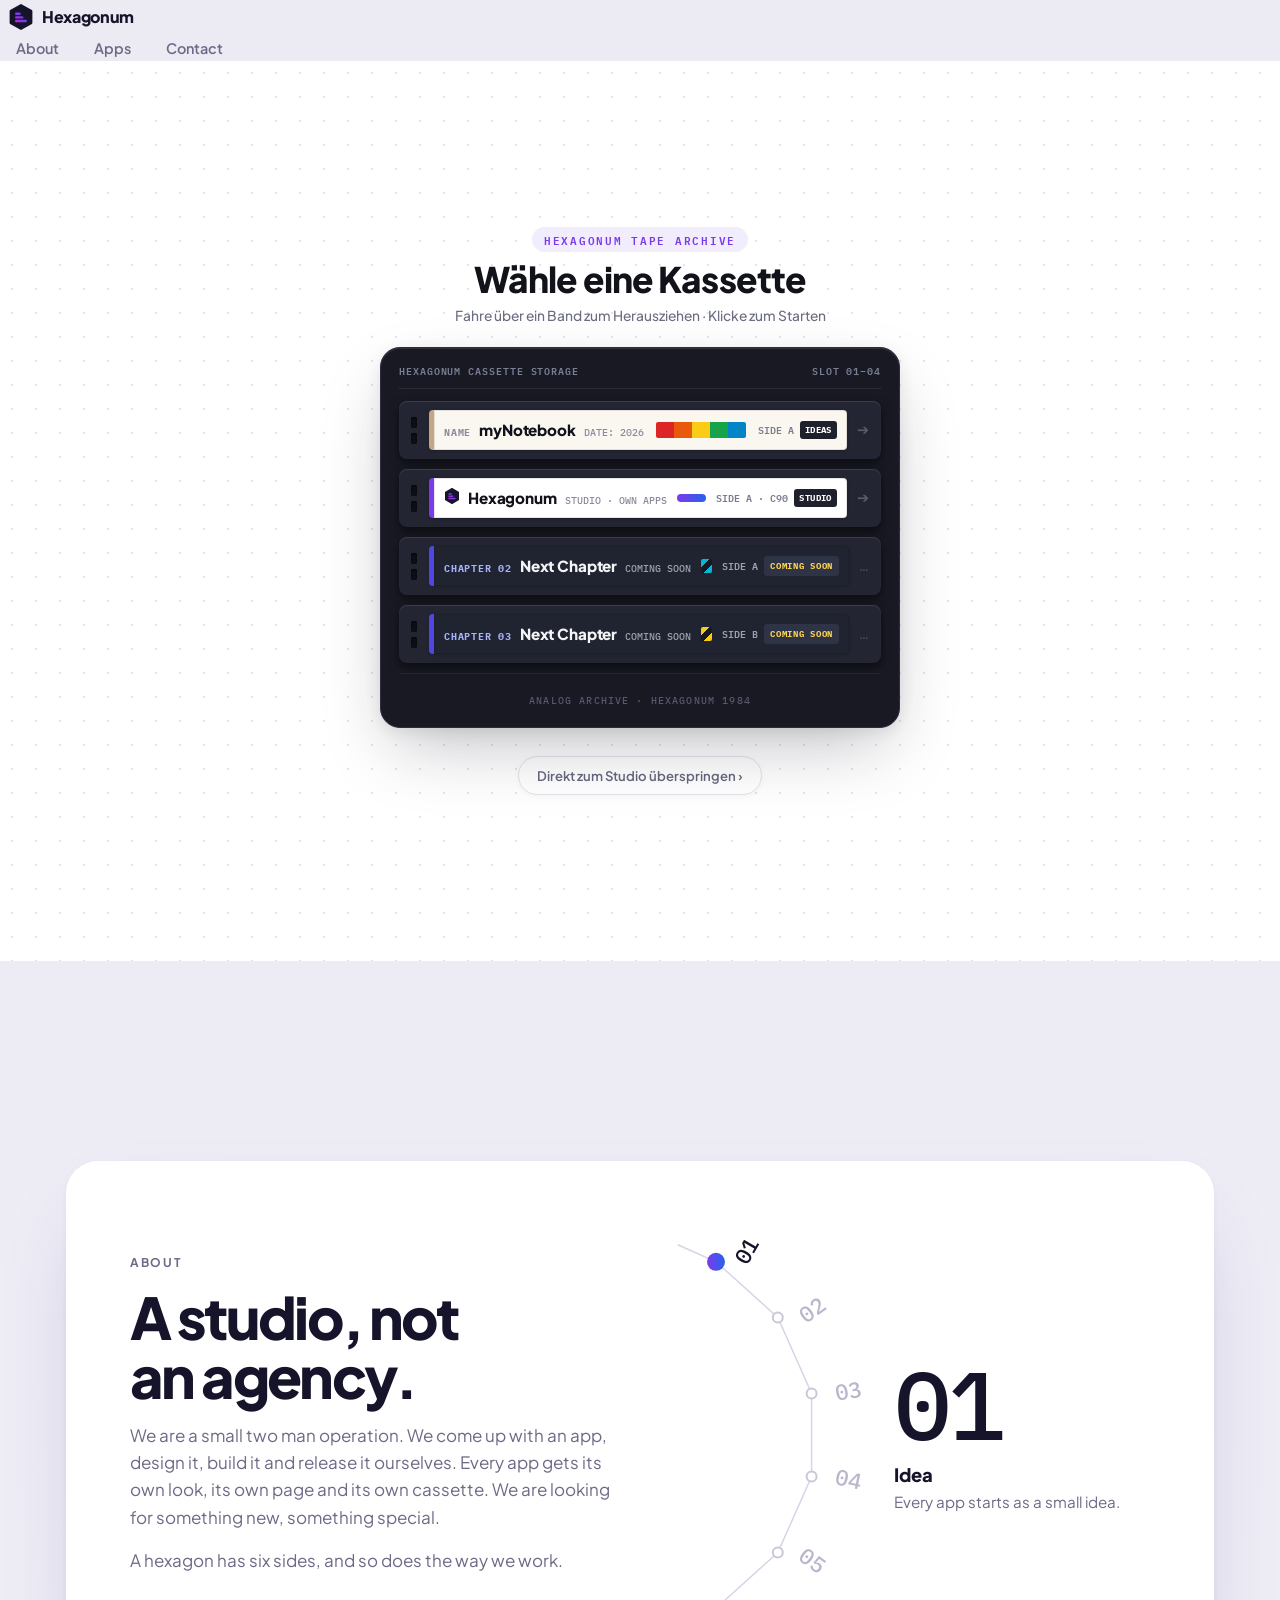
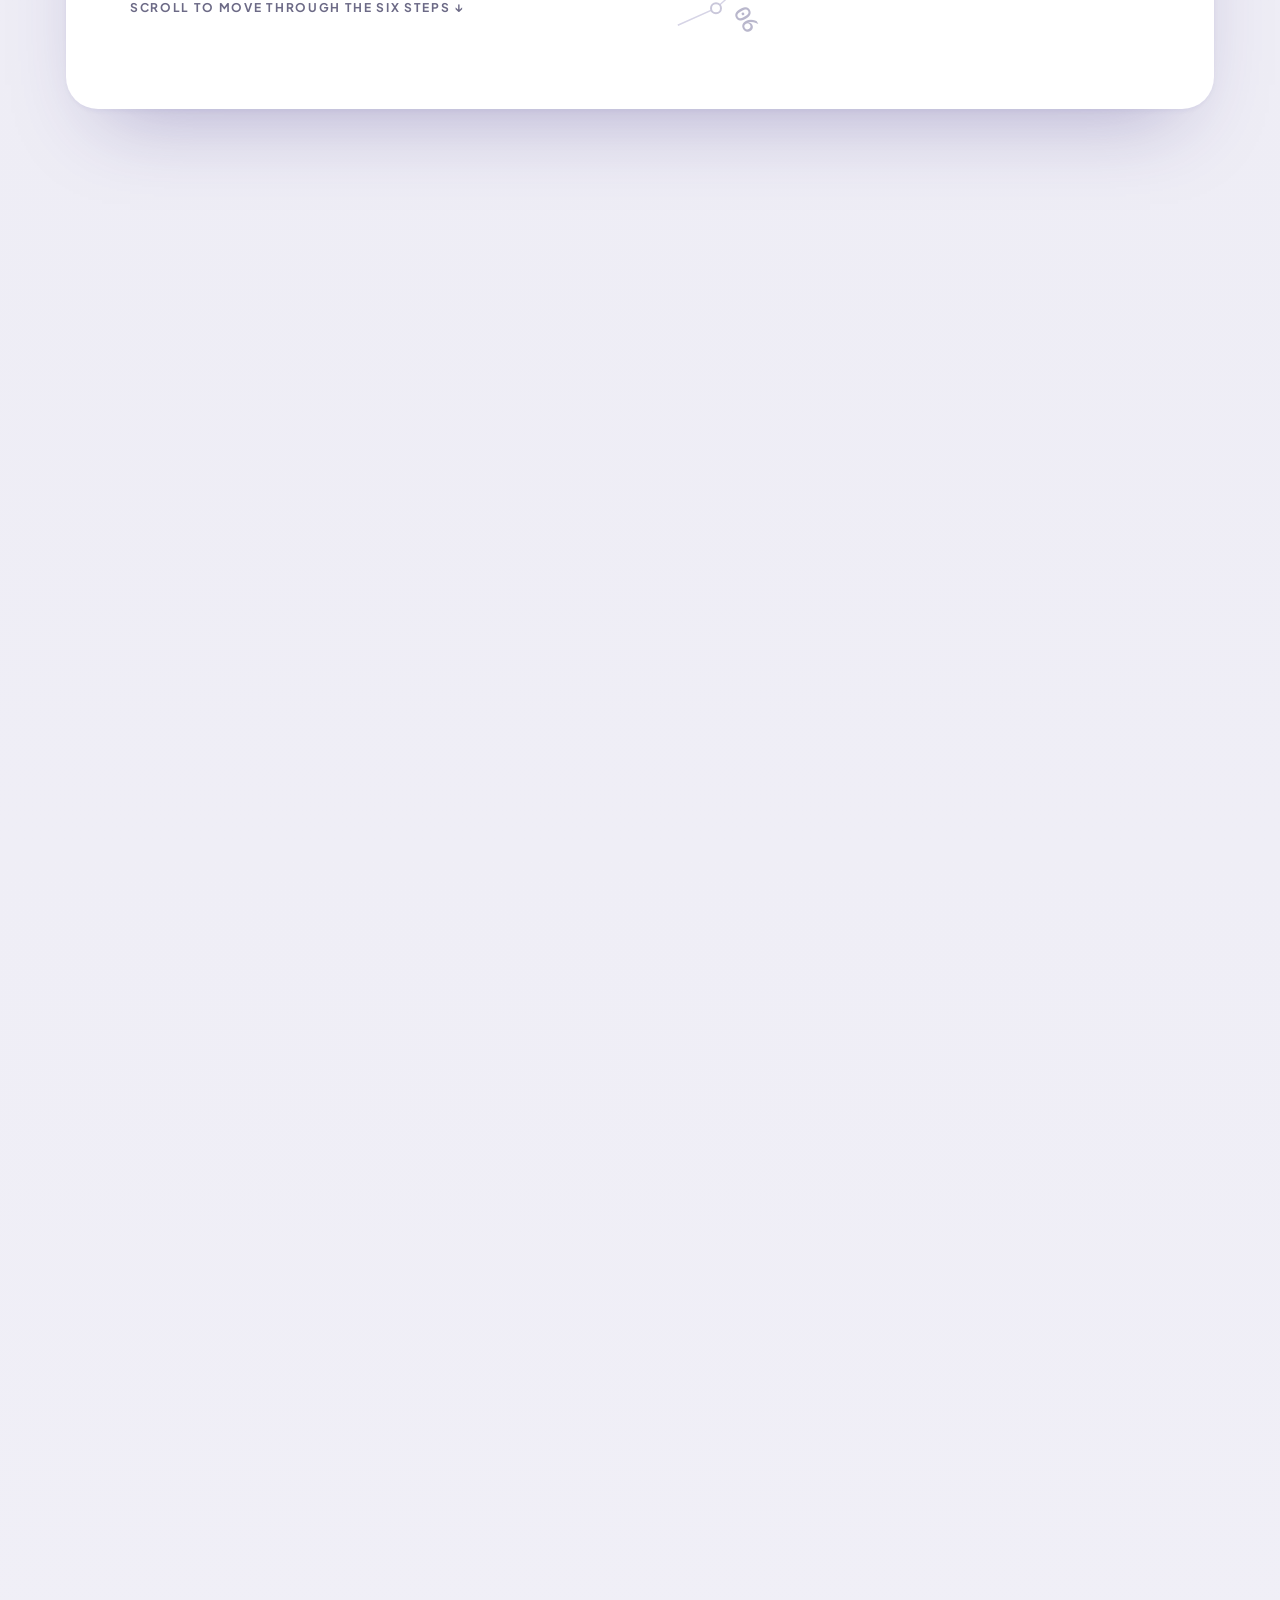
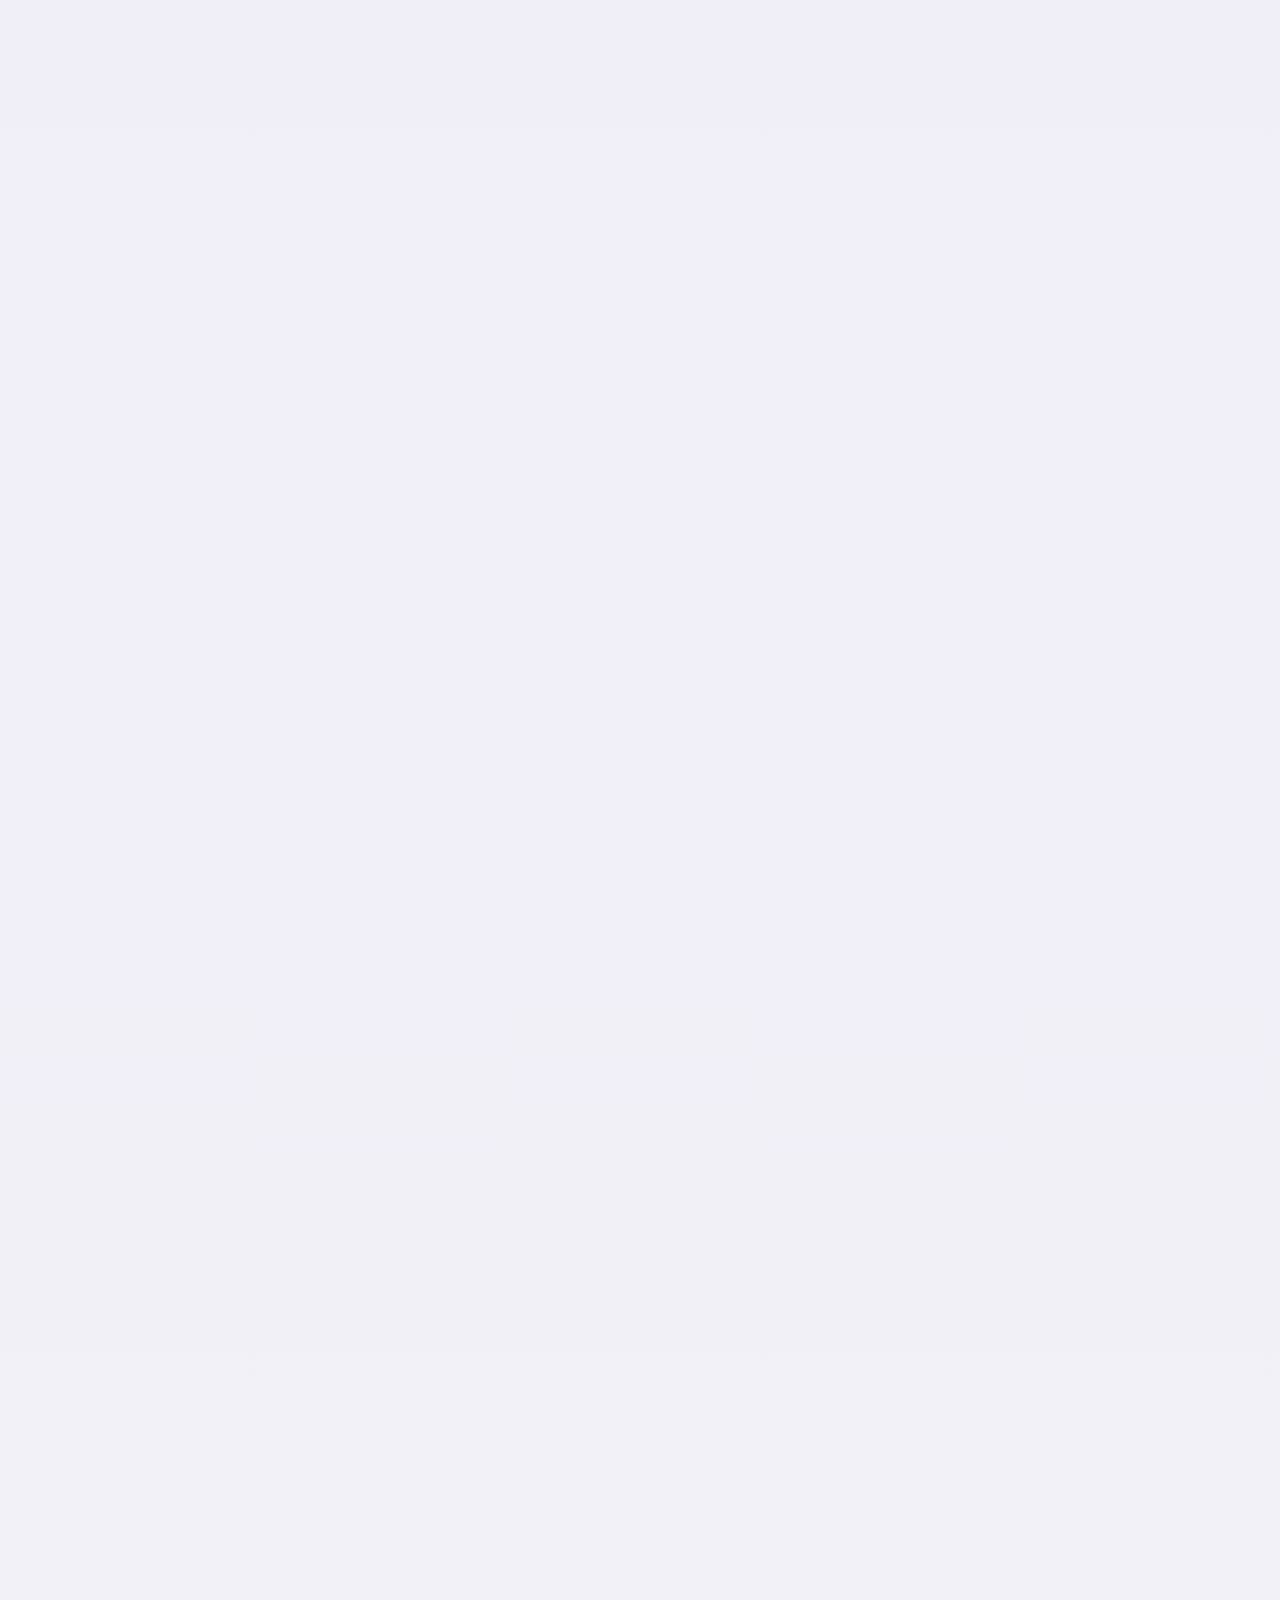
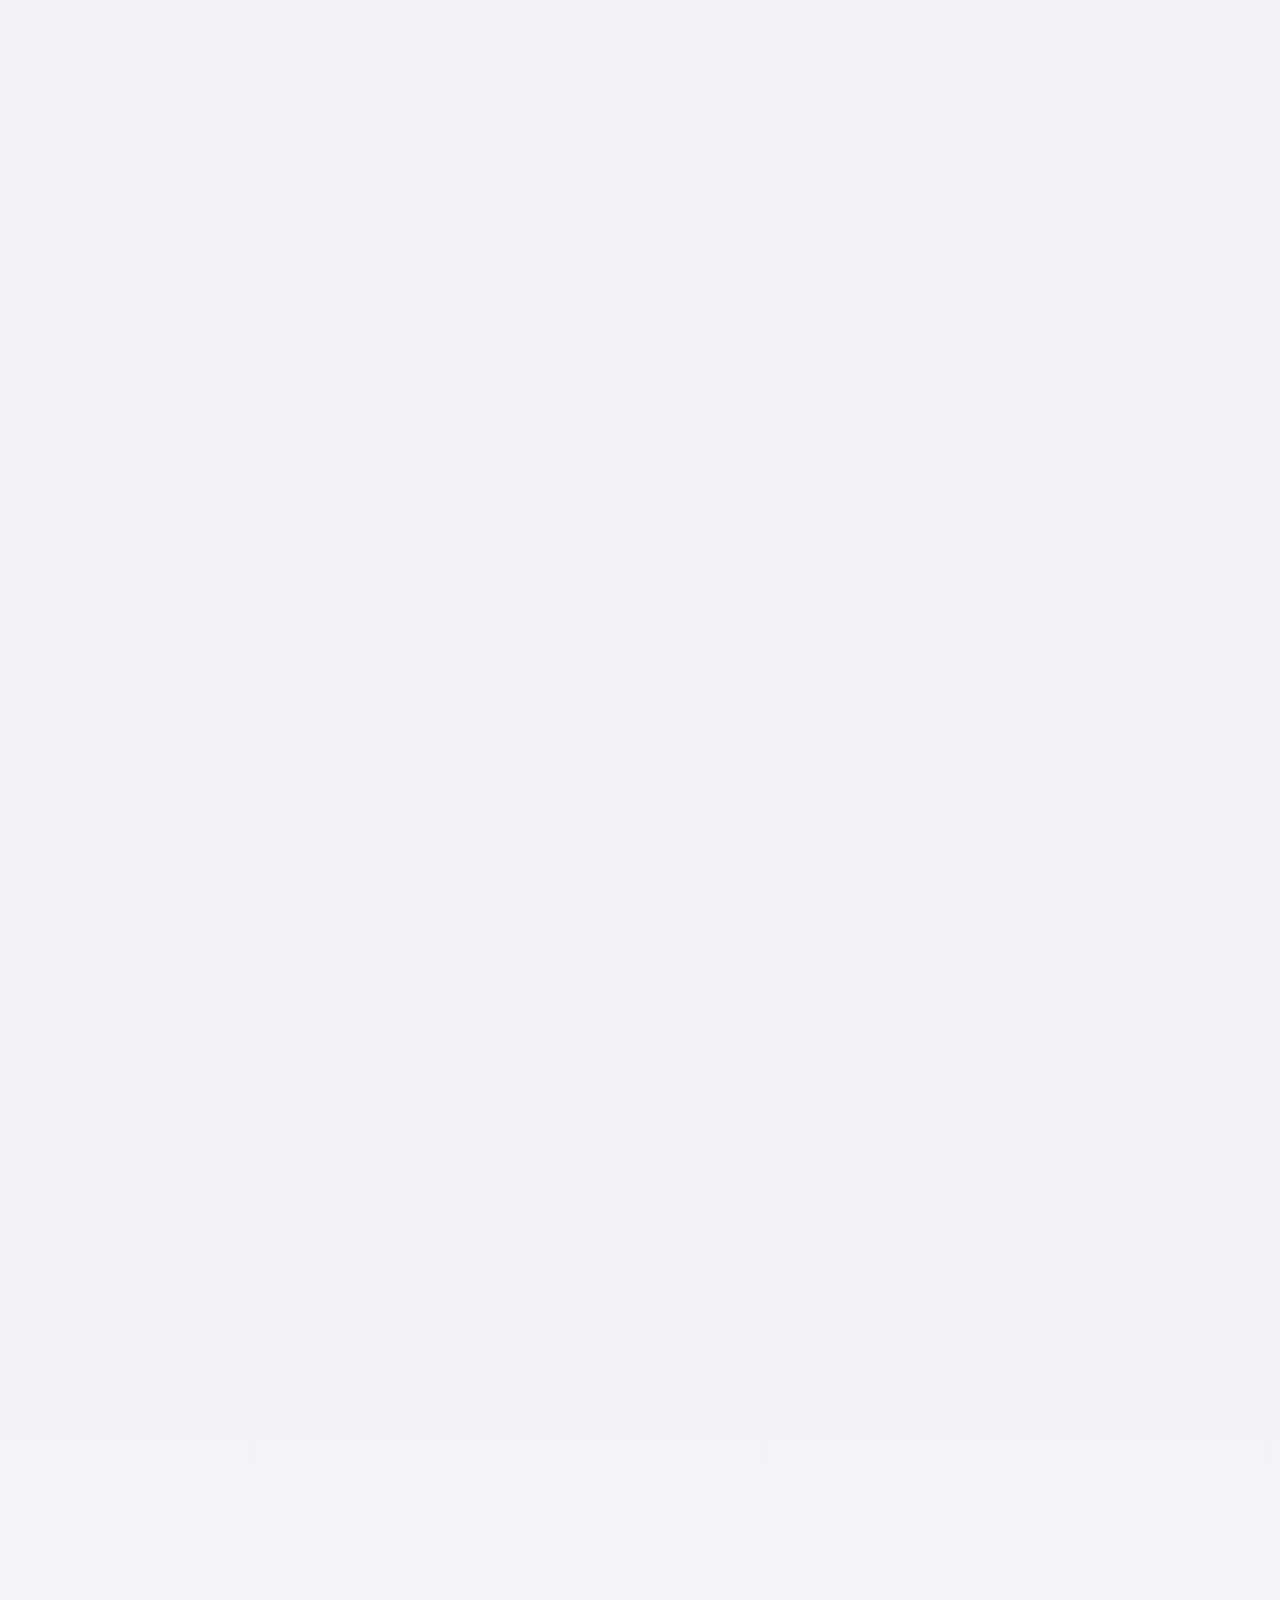
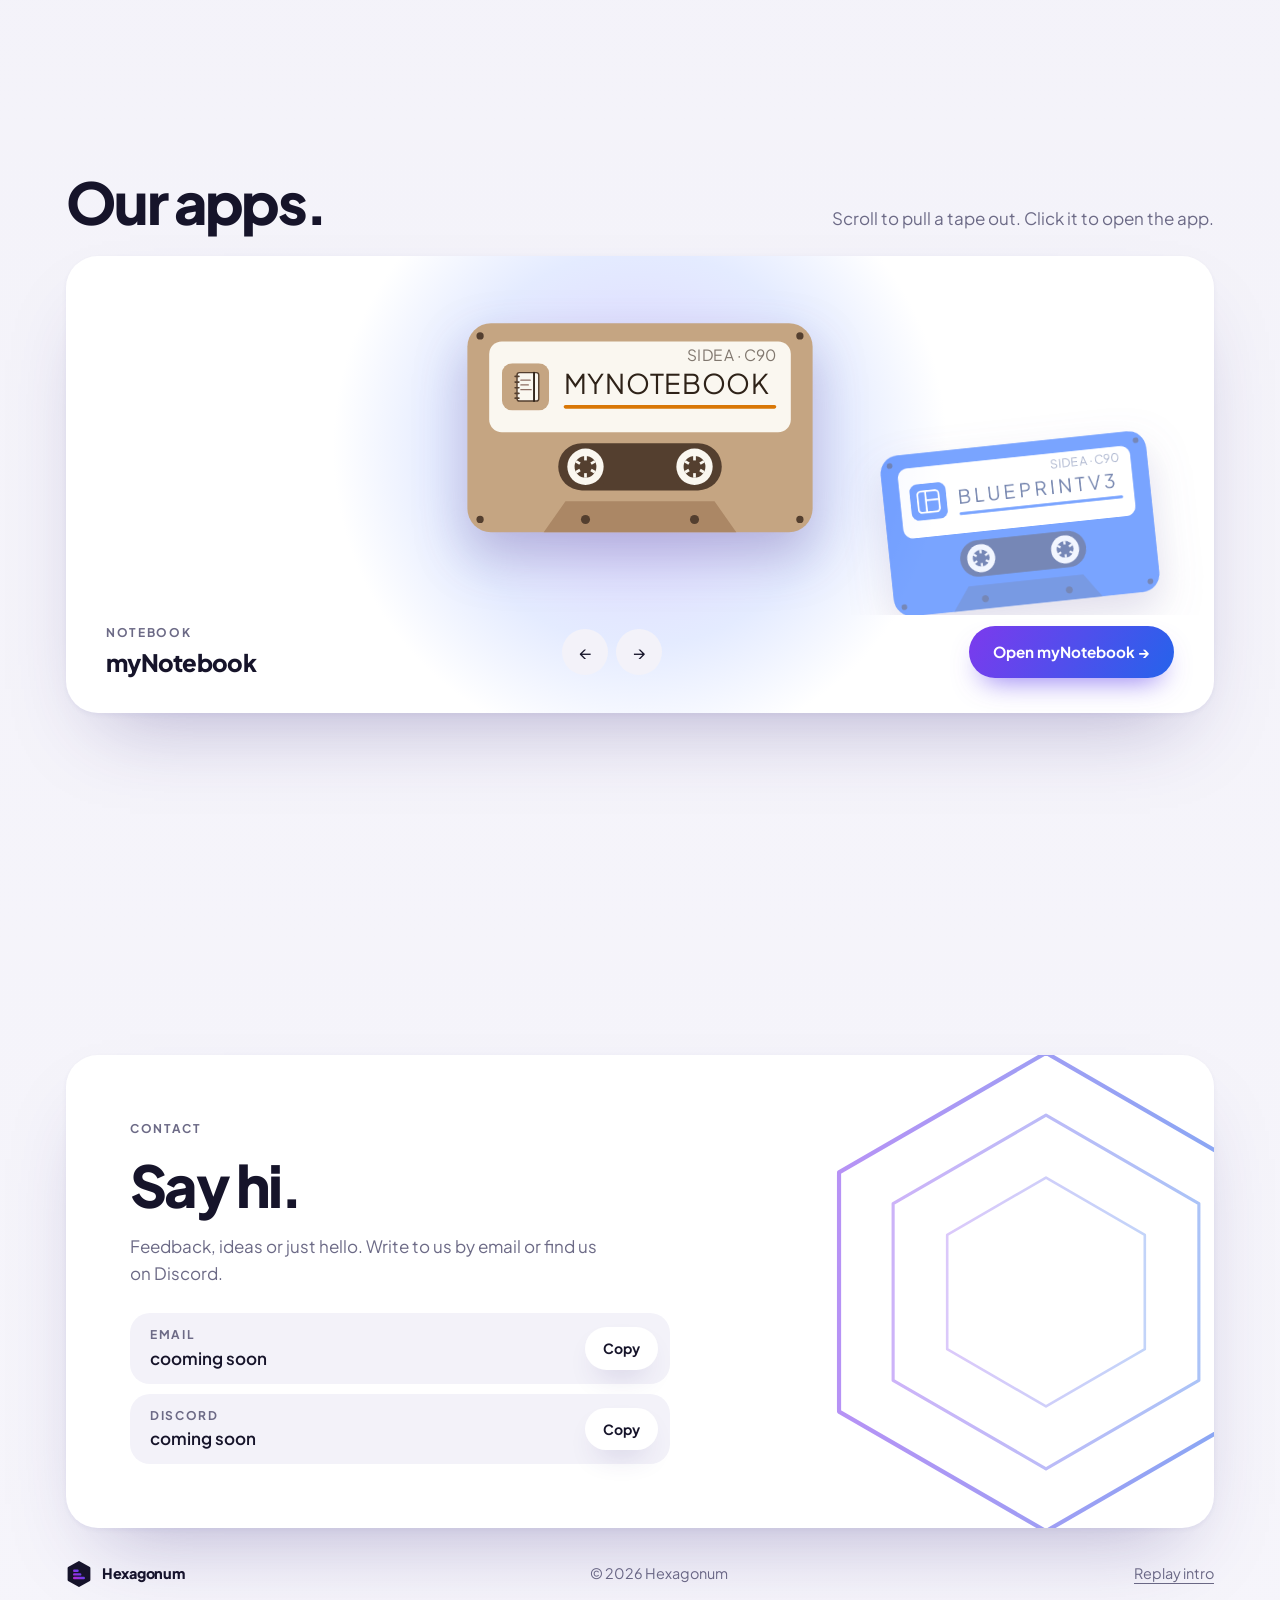
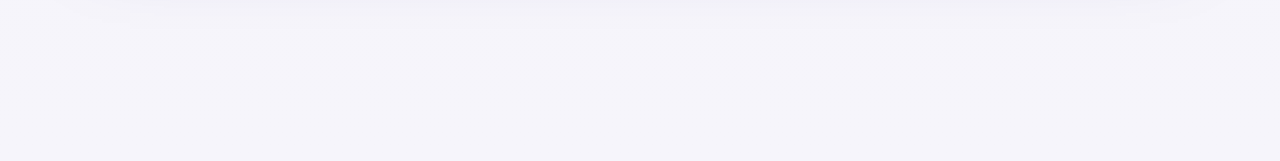
<file: index.html>
<!doctype html>
<html lang="en">

<head>
  <meta charset="utf-8">
  <meta name="viewport" content="width=device-width,initial-scale=1,viewport-fit=cover">
  <title>Hexagonum - the Future</title>
  <meta name="description" content="Hexagonum is a studio that designs, builds and launches its own apps, one cassette at a time.">
  <link rel="preconnect" href="https://fonts.googleapis.com">
  <link rel="preconnect" href="https://fonts.gstatic.com" crossorigin>
  <link rel="stylesheet"
    href="https://fonts.googleapis.com/css2?family=IBM+Plex+Mono:wght@400;500&family=Plus+Jakarta+Sans:wght@400;500;600;700;800&display=swap">
  <link rel="stylesheet" href="css/style.css">
</head>

<body>
  <!-- Shared SVG Symbols & Gradients -->
  <svg width="0" height="0" style="position:absolute" aria-hidden="true" focusable="false">
    <defs>
      <linearGradient id="mg" gradientUnits="userSpaceOnUse" x1="27" y1="72" x2="73" y2="30">
        <stop offset="0" stop-color="#C026D3" />
        <stop offset="0.5" stop-color="#7C3AED" />
        <stop offset="1" stop-color="#2563EB" />
      </linearGradient>
      <linearGradient id="cg" x1="0" y1="0" x2="1" y2="0">
        <stop offset="0" stop-color="#7C3AED" />
        <stop offset="1" stop-color="#2563EB" />
      </linearGradient>
      <symbol id="bp-icon" viewBox="0 0 100 100">
        <rect width="100" height="100" rx="22" fill="#0A58FF" />
        <g fill="none" stroke="#fff" stroke-width="5" stroke-linecap="round" stroke-linejoin="round">
          <rect x="21" y="21" width="58" height="58" rx="9" />
          <path d="M43 21V79M43 46H79" />
        </g>
      </symbol>
      <symbol id="notebook-icon" viewBox="0 0 100 100">
        <rect width="100" height="100" rx="22" fill="#C5A582" />
        <g fill="none" stroke="#2E2218" stroke-width="4.5" stroke-linecap="round" stroke-linejoin="round">
          <rect x="32" y="20" width="46" height="60" rx="5" fill="#FAF7F0" stroke="#543F2F" stroke-width="3" />
          <line x1="28" y1="28" x2="36" y2="28" stroke="#543F2F" stroke-width="3.5" />
          <line x1="28" y1="40" x2="36" y2="40" stroke="#543F2F" stroke-width="3.5" />
          <line x1="28" y1="52" x2="36" y2="52" stroke="#543F2F" stroke-width="3.5" />
          <line x1="28" y1="64" x2="36" y2="64" stroke="#543F2F" stroke-width="3.5" />
          <line x1="28" y1="74" x2="36" y2="74" stroke="#543F2F" stroke-width="3.5" />
          <line x1="68" y1="20" x2="68" y2="80" stroke="#2E2218" stroke-width="4" />
          <line x1="40" y1="36" x2="60" y2="36" stroke="#8D6E63" stroke-width="2.5" />
          <line x1="40" y1="46" x2="56" y2="46" stroke="#8D6E63" stroke-width="2.5" />
          <line x1="40" y1="56" x2="62" y2="56" stroke="#8D6E63" stroke-width="2.5" />
        </g>
      </symbol>
      <symbol id="mark" viewBox="0 0 100 100">
        <path d="M50 4 L89.8 27 V73 L50 96 L10.2 73 V27 Z" style="fill:var(--mark-hex);stroke:var(--mark-hex)"
          stroke-width="8" stroke-linejoin="round" />
        <rect x="27" y="33" width="22" height="9" rx="4.5" fill="url(#mg)" />
        <rect x="27" y="47" width="32" height="9" rx="4.5" fill="url(#mg)" />
        <rect x="27" y="61" width="46" height="9" rx="4.5" fill="url(#mg)" />
      </symbol>
    </defs>
  </svg>

  <!-- Intro (Clean white with retro cassette rack) -->
  <div class="intro" id="intro">
    <div class="intro-header">
      <span class="rack-badge">HEXAGONUM TAPE ARCHIVE</span>
      <h1 class="rack-title">Wähle eine Kassette</h1>
      <p class="rack-subtitle">Fahre über ein Band zum Herausziehen · Klicke zum Starten</p>
    </div>

    <div class="cassette-rack" role="region" aria-label="Vintage Kassetten-Rack">
      <div class="rack-frame">
        <div class="rack-header-strip">
          <span class="rack-brand">HEXAGONUM CASSETTE STORAGE</span>
          <span class="rack-indicator">SLOT 01–04</span>
        </div>

        <div class="rack-slots">
          <!-- Slot 1: myNotebook -->
          <div class="rack-slot" data-slot="mynotebook">
            <button class="rack-tape-btn tape-notebook" id="cassette-notebook" type="button"
                    aria-label="myNotebook öffnen – Ideen &amp; Ankündigungen">
              <div class="tape-notch">
                <span class="notch-hole"></span>
                <span class="notch-hole"></span>
              </div>
              <div class="tape-spine-body">
                <div class="tape-label">
                  <div class="tape-meta-left">
                    <span class="tape-tag">NAME</span>
                    <strong class="tape-title">myNotebook</strong>
                    <span class="tape-date">DATE: 2026</span>
                  </div>
                  <div class="tape-color-bars" aria-hidden="true">
                    <span class="bar bar-c1"></span>
                    <span class="bar bar-c2"></span>
                    <span class="bar bar-c3"></span>
                    <span class="bar bar-c4"></span>
                    <span class="bar bar-c5"></span>
                  </div>
                  <div class="tape-meta-right">
                    <span class="tape-side">SIDE A</span>
                    <span class="tape-badge-vhs">IDEAS</span>
                  </div>
                </div>
              </div>
              <div class="tape-eject-arrow" aria-hidden="true">➔</div>
            </button>

            <!-- Full-face Cassette Hover Card (Image 1 Inspo) -->
            <div class="full-tape-hover-card" aria-hidden="true">
              <div class="full-tape-inner" id="popout-notebook"></div>
              <div class="chip-card chip-popout chip-popout-top">
                <span><b>myNotebook</b><span class="s">Dev-Logs &amp; Progress</span></span>
              </div>
              <div class="chip-card chip-popout chip-popout-bottom">
                <span class="go">↗</span>
                <span><b>Live Countdown</b><span class="s">Next Project Release</span></span>
              </div>
            </div>
          </div>

          <!-- Slot 2: Hexagonum Studio -->
          <div class="rack-slot" data-slot="hexagonum">
            <button class="rack-tape-btn tape-studio" id="cassette" type="button"
                    aria-label="Hexagonum Studio betreten">
              <div class="tape-notch">
                <span class="notch-hole"></span>
                <span class="notch-hole"></span>
              </div>
              <div class="tape-spine-body">
                <div class="tape-label">
                  <div class="tape-meta-left">
                    <svg class="tape-mark-mini" viewBox="0 0 100 100" aria-hidden="true"><use href="#mark"/></svg>
                    <strong class="tape-title">Hexagonum</strong>
                    <span class="tape-date">STUDIO · OWN APPS</span>
                  </div>
                  <div class="tape-gradient-bar" aria-hidden="true"></div>
                  <div class="tape-meta-right">
                    <span class="tape-side">SIDE A · C90</span>
                    <span class="tape-badge-vhs">STUDIO</span>
                  </div>
                </div>
              </div>
              <div class="tape-eject-arrow" aria-hidden="true">➔</div>
            </button>

            <!-- Full-face Cassette Hover Card (Image 1 Inspo) -->
            <div class="full-tape-hover-card" aria-hidden="true">
              <div class="full-tape-inner" id="popout-hex"></div>
              <div class="chip-card chip-popout chip-popout-top">
                <span><b>the future is here</b><span class="s">we are something special</span></span>
              </div>
              <div class="chip-card chip-popout chip-popout-bottom">
                <span class="go">↗</span>
                <span><b>Hexagonum Studio</b><span class="s">Our own apps</span></span>
              </div>
            </div>
          </div>

          <!-- Slot 3: Next Chapter (Coming Soon) -->
          <div class="rack-slot" data-slot="chapter-02">
            <button class="rack-tape-btn tape-chapter" id="cassette-ch2" type="button"
                    aria-label="Next Chapter – Coming Soon">
              <div class="tape-notch">
                <span class="notch-hole"></span>
                <span class="notch-hole"></span>
              </div>
              <div class="tape-spine-body">
                <div class="tape-label">
                  <div class="tape-meta-left">
                    <span class="tape-tag">CHAPTER 02</span>
                    <strong class="tape-title">Next Chapter</strong>
                    <span class="tape-date">COMING SOON</span>
                  </div>
                  <div class="tape-hazard-bars tape-hazard-cyan" aria-hidden="true">
                    <span></span><span></span><span></span><span></span>
                  </div>
                  <div class="tape-meta-right">
                    <span class="tape-side">SIDE A</span>
                    <span class="tape-badge-vhs soon-badge">COMING SOON</span>
                  </div>
                </div>
              </div>
              <div class="tape-eject-arrow" aria-hidden="true">…</div>
            </button>

            <!-- Full-face Cassette Hover Card (Image 1 Inspo) -->
            <div class="full-tape-hover-card" aria-hidden="true">
              <div class="full-tape-inner" id="popout-ch2"></div>
              <div class="chip-card chip-popout chip-popout-top">
                <span><b>Chapter 02</b><span class="s">In the making...</span></span>
              </div>
              <div class="chip-card chip-popout chip-popout-bottom">
                <span><b>Coming Soon</b><span class="s">Analog Sound Engine</span></span>
              </div>
            </div>
          </div>

          <!-- Slot 4: Next Chapter (Coming Soon) -->
          <div class="rack-slot" data-slot="chapter-03">
            <button class="rack-tape-btn tape-chapter" id="cassette-ch3" type="button"
                    aria-label="Next Chapter – Coming Soon">
              <div class="tape-notch">
                <span class="notch-hole"></span>
                <span class="notch-hole"></span>
              </div>
              <div class="tape-spine-body">
                <div class="tape-label">
                  <div class="tape-meta-left">
                    <span class="tape-tag">CHAPTER 03</span>
                    <strong class="tape-title">Next Chapter</strong>
                    <span class="tape-date">COMING SOON</span>
                  </div>
                  <div class="tape-hazard-bars" aria-hidden="true">
                    <span></span><span></span><span></span><span></span>
                  </div>
                  <div class="tape-meta-right">
                    <span class="tape-side">SIDE B</span>
                    <span class="tape-badge-vhs soon-badge">COMING SOON</span>
                  </div>
                </div>
              </div>
              <div class="tape-eject-arrow" aria-hidden="true">…</div>
            </button>

            <!-- Full-face Cassette Hover Card (Image 1 Inspo) -->
            <div class="full-tape-hover-card" aria-hidden="true">
              <div class="full-tape-inner" id="popout-ch3"></div>
              <div class="chip-card chip-popout chip-popout-top">
                <span><b>Chapter 03</b><span class="s">Hexagonum Labs</span></span>
              </div>
              <div class="chip-card chip-popout chip-popout-bottom">
                <span><b>Coming Soon</b><span class="s">Classified Concept</span></span>
              </div>
            </div>
          </div>

        </div>

        <div class="rack-foot">
          <span class="rack-serial">ANALOG ARCHIVE · HEXAGONUM 1984</span>
        </div>
      </div>
    </div>

    <button class="skip" id="skip" type="button">Direkt zum Studio überspringen ›</button>
  </div>


  <!-- Home Content -->
  <div id="home">
    <nav class="nav" aria-label="Main">
      <a class="brand" href="#top" data-go="top" aria-label="Hexagonum, back to top">
        <svg class="mark" viewBox="0 0 100 100" aria-hidden="true">
          <use href="#mark" />
        </svg>
        <span>Hexagonum</span>
      </a>
      <a href="#about" data-go="about">About</a>
      <a href="#apps" data-go="apps">Apps</a>
      <a href="#contact" data-go="contact">Contact</a>
    </nav>

    <header class="hero" id="top">
      <div class="wrap">
        <div class="card hero-card">
          <div class="hero-text">
            <span class="label">Studio · Own apps</span>
            <h1>The future of <em>creativity.</em></h1>
            <p class="hero-sub">Hexagonum is a studio that designs, builds and launches its own apps, one cassette at a
              time.</p>
            <div class="cta">
              <a class="btn btn-primary" href="#apps" data-go="apps">See our apps</a>
              <a class="btn btn-ghost" href="#about" data-go="about">About us ›</a>
            </div>
          </div>
          <div class="hero-art" aria-hidden="true">
            <div class="blob"></div>
            <div class="hero-tape" id="hero-tape"></div>
            <a class="chip-card chip-a" href="blueprint-v3.html" tabindex="-1">
              <span class="go">↗</span>
              <span><b>Blueprintv3</b><span class="s">Our current app</span></span>
            </a>
            <div class="chip-card chip-b">
              <span><b>the future is here</b><span class="s">we are something special</span></span>
            </div>
          </div>
        </div>
      </div>
    </header>

    <main>
      <!-- About Section -->
      <section class="about-pin" id="about">
        <div class="snap-mark" style="--i:0"></div>
        <div class="snap-mark" style="--i:1"></div>
        <div class="snap-mark" style="--i:2"></div>
        <div class="snap-mark" style="--i:3"></div>
        <div class="snap-mark" style="--i:4"></div>
        <div class="snap-mark" style="--i:5"></div>
        <div class="about-sticky">
          <div class="wrap">
            <div class="card about-card">
              <div class="about-copy">
                <span class="label">About</span>
                <h2>A studio, not an agency.</h2>
                <p>We are a small two man operation. We come up with an app, design it, build it and release it
                  ourselves. Every app gets its own look, its own page and its own cassette. We are looking for
                  something new, something special.</p>
                <p>A hexagon has six sides, and so does the way we work.</p>
                <p class="label scroll-hint">Scroll to move through the six steps ↓</p>
              </div>
              <div class="arc" id="arc">
                <svg viewBox="0 0 220 420" role="group" aria-label="Six steps of our process" id="arc-svg"></svg>
                <div class="step-read" aria-live="polite">
                  <div class="big" id="step-num">01</div>
                  <h3 id="step-title"></h3>
                  <p id="step-text"></p>
                </div>
              </div>
            </div>
          </div>
        </div>
      </section>

      <!-- Apps Section -->
      <section class="snap" id="apps">
        <div class="wrap">
          <div class="apps-head">
            <h2>Our apps.</h2>
            <p>Scroll to pull a tape out. Click it to open the app.</p>
          </div>
          <div class="card stage">
            <div class="rail" id="rail" tabindex="0" aria-label="Cassette carousel of Hexagonum apps"></div>
            <div class="caption">
              <div>
                <div class="label" id="cap-kind">App</div>
                <div class="name" id="cap-name"></div>
              </div>
              <div class="arrows">
                <button type="button" id="prev" aria-label="Previous cassette">←</button>
                <button type="button" id="next" aria-label="Next cassette">→</button>
              </div>
              <button class="open-btn" type="button" id="open">Open</button>
            </div>
          </div>
        </div>
      </section>

      <!-- Contact Section -->
      <section class="snap" id="contact">
        <div class="wrap">
          <div class="card contact-card">
            <svg class="rings" viewBox="0 0 100 100" aria-hidden="true" fill="none" stroke="url(#cg)"
              stroke-linejoin="round">
              <polygon points="50,4 89.8,27 89.8,73 50,96 10.2,73 10.2,27" stroke-width="0.8" />
              <polygon points="50,16 79.4,33 79.4,67 50,84 20.6,67 20.6,33" stroke-width="0.6"
                stroke-opacity="0.7" />
              <polygon points="50,28 69,39 69,61 50,72 31,61 31,39" stroke-width="0.5" stroke-opacity="0.5" />
            </svg>
            <div class="contact-inner">
              <span class="label">Contact</span>
              <h2>Say hi.</h2>
              <p class="sub">Feedback, ideas or just hello. Write to us by email or find us on Discord.</p>
              <div class="rows">
                <div class="row">
                  <div><span class="label">Email</span><span class="val" id="v-email">cooming soon</span></div>
                  <button class="copy" type="button" data-target="v-email">Copy</button>
                </div>
                <div class="row">
                  <div><span class="label">Discord</span><span class="val" id="v-discord">coming soon</span></div>
                  <button class="copy" type="button" data-target="v-discord">Copy</button>
                </div>
              </div>
            </div>
          </div>
        </div>
        <footer class="wrap foot">
          <span class="b">
            <svg class="mark" viewBox="0 0 100 100" aria-hidden="true">
              <use href="#mark" />
            </svg>
            Hexagonum
          </span>
          <span>© 2026 Hexagonum</span>
          <button type="button" id="replay">Replay intro</button>
        </footer>
      </section>
    </main>
  </div>

  <script src="js/main.js"></script>
</body>

</html>
</file>
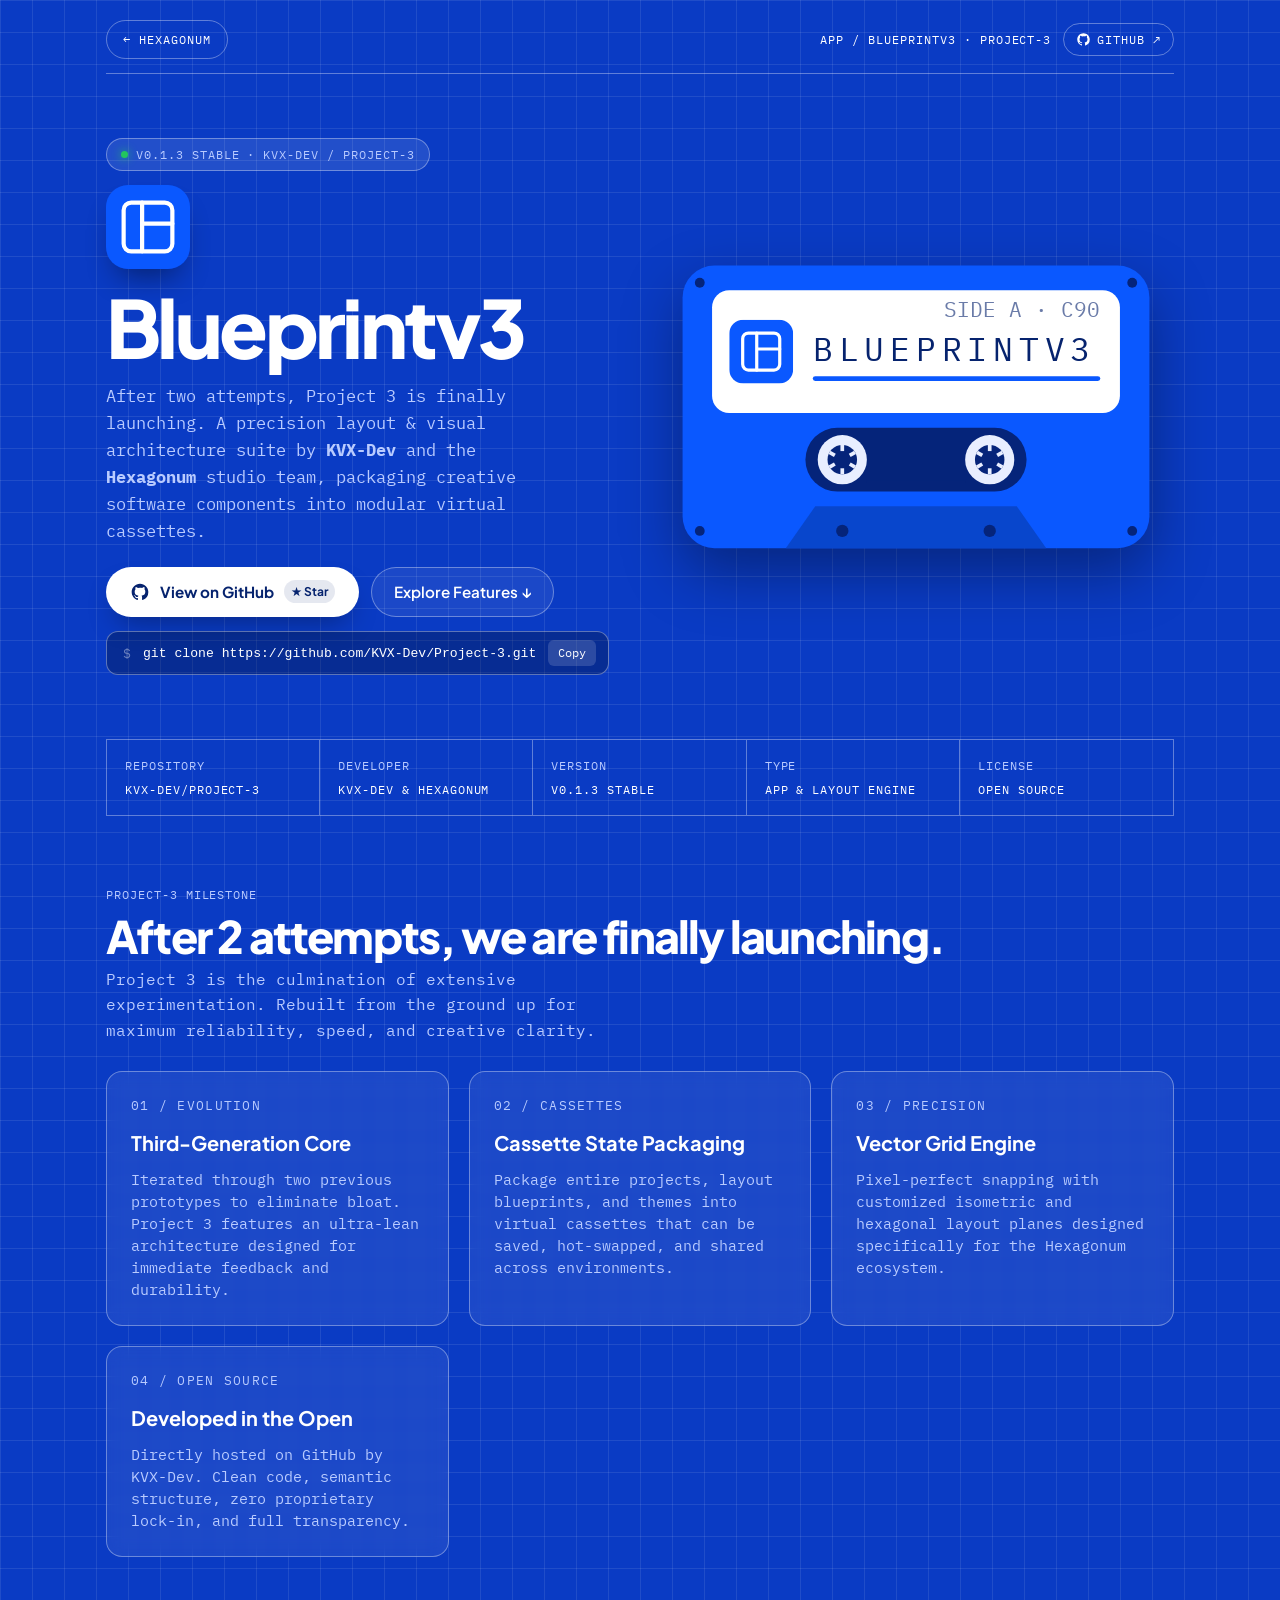
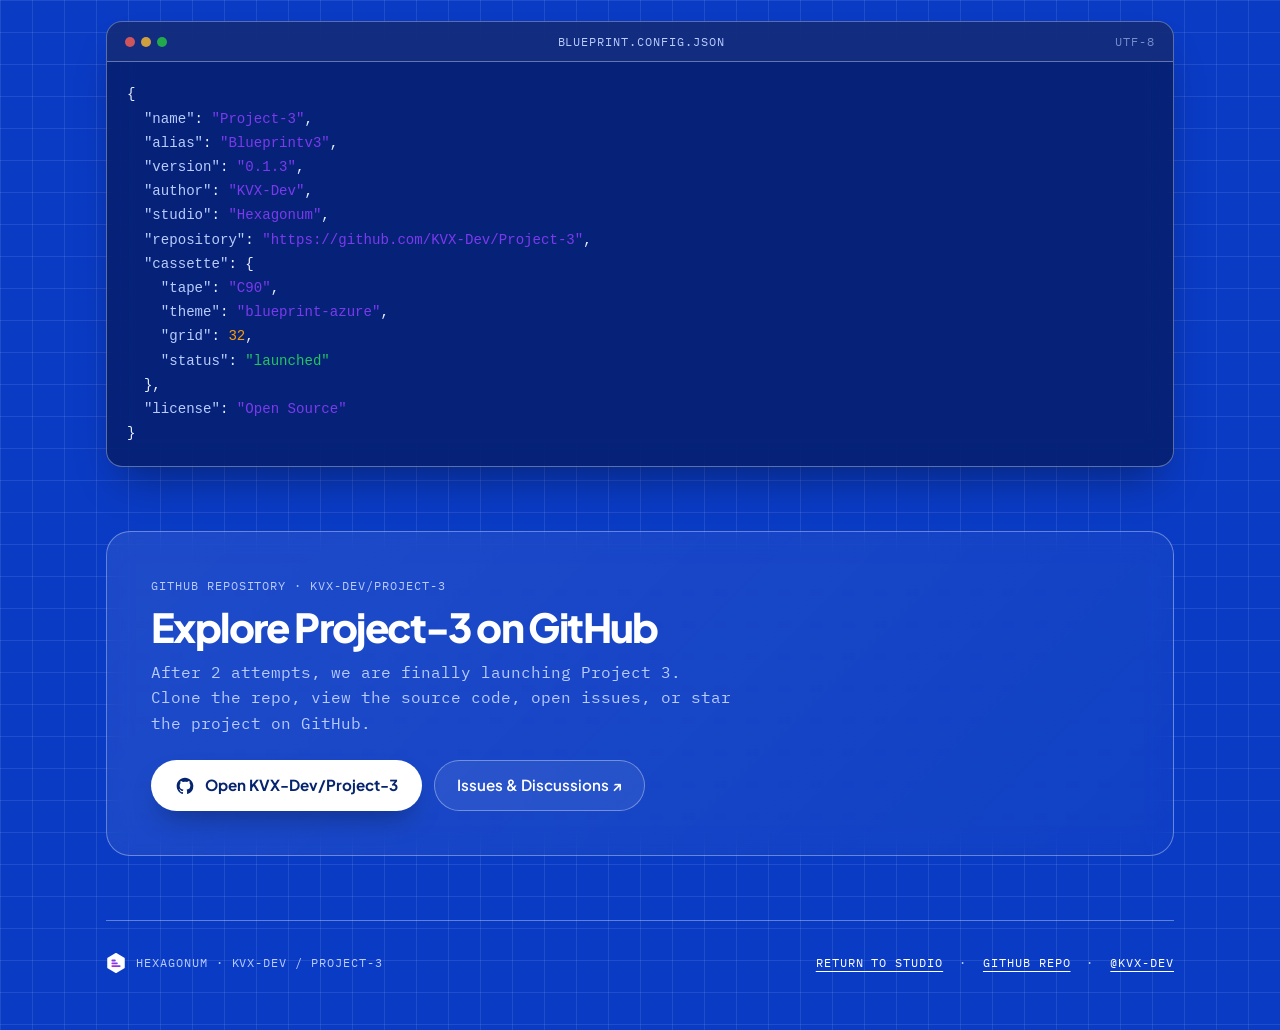
<file: blueprint-v3.html>
<!doctype html>
<html lang="en">

<head>
  <meta charset="utf-8">
  <meta name="viewport" content="width=device-width,initial-scale=1,viewport-fit=cover">
  <title>Hexagonum - the Future</title>
  <meta name="description"
    content="Blueprintv3 (Project-3) - Developed by KVX-Dev and Hexagonum. After 2 attempts, we are finally launching Project 3. Open source on GitHub.">
  <link rel="preconnect" href="https://fonts.googleapis.com">
  <link rel="preconnect" href="https://fonts.gstatic.com" crossorigin>
  <link rel="stylesheet"
    href="https://fonts.googleapis.com/css2?family=IBM+Plex+Mono:wght@400;500&family=Plus+Jakarta+Sans:wght@400;500;600;700;800&display=swap">
  <link rel="stylesheet" href="css/style.css">
</head>

<body class="app"
  style="--a-bg:#0A3BC4;--a-ink:#FFFFFF;--a-muted:#B9CBFF;--a-line:rgba(255,255,255,0.35);--a-grid:rgba(255,255,255,0.09);--a-soft:rgba(255,255,255,0.07);">

  <!-- Shared SVG Symbols & Gradients -->
  <svg width="0" height="0" style="position:absolute" aria-hidden="true" focusable="false">
    <defs>
      <linearGradient id="mg" gradientUnits="userSpaceOnUse" x1="27" y1="72" x2="73" y2="30">
        <stop offset="0" stop-color="#C026D3" />
        <stop offset="0.5" stop-color="#7C3AED" />
        <stop offset="1" stop-color="#2563EB" />
      </linearGradient>
      <linearGradient id="cg" x1="0" y1="0" x2="1" y2="0">
        <stop offset="0" stop-color="#7C3AED" />
        <stop offset="1" stop-color="#2563EB" />
      </linearGradient>
      <symbol id="bp-icon" viewBox="0 0 100 100">
        <rect width="100" height="100" rx="22" fill="#0A58FF" />
        <g fill="none" stroke="#fff" stroke-width="5" stroke-linecap="round" stroke-linejoin="round">
          <rect x="21" y="21" width="58" height="58" rx="9" />
          <path d="M43 21V79M43 46H79" />
        </g>
      </symbol>
      <symbol id="github-icon" viewBox="0 0 24 24">
        <path fill="currentColor" fill-rule="evenodd" clip-rule="evenodd"
          d="M12 2C6.477 2 2 6.484 2 12.017c0 4.425 2.865 8.18 6.839 9.504.5.092.682-.217.682-.483 0-.237-.008-.868-.013-1.703-2.782.605-3.369-1.343-3.369-1.343-.454-1.158-1.11-1.466-1.11-1.466-.908-.62.069-.608.069-.608 1.003.07 1.53 1.032 1.53 1.032.892 1.53 2.341 1.088 2.91.832.092-.647.35-1.088.636-1.338-2.22-.253-4.555-1.113-4.555-4.951 0-1.093.39-1.988 1.029-2.688-.103-.253-.446-1.272.098-2.65 0 0 .84-.27 2.75 1.026A9.564 9.564 0 0112 6.844c.85.004 1.705.115 2.504.337 1.909-1.296 2.747-1.027 2.747-1.027.546 1.379.202 2.398.1 2.651.64.7 1.028 1.595 1.028 2.688 0 3.848-2.339 4.695-4.566 4.943.359.309.678.92.678 1.855 0 1.338-.012 2.419-.012 2.747 0 .268.18.58.688.482A10.019 10.019 0 0022 12.017C22 6.484 17.522 2 12 2z" />
      </symbol>
      <symbol id="mark" viewBox="0 0 100 100">
        <path d="M50 4 L89.8 27 V73 L50 96 L10.2 73 V27 Z" style="fill:var(--mark-hex);stroke:var(--mark-hex)"
          stroke-width="8" stroke-linejoin="round" />
        <rect x="27" y="33" width="22" height="9" rx="4.5" fill="url(#mg)" />
        <rect x="27" y="47" width="32" height="9" rx="4.5" fill="url(#mg)" />
        <rect x="27" y="61" width="46" height="9" rx="4.5" fill="url(#mg)" />
      </symbol>
    </defs>
  </svg>

  <div class="app-inner">
    <!-- Top Bar -->
    <header class="app-top mono">
      <a href="index.html#apps" id="back">← Hexagonum</a>
      <div style="display:flex;align-items:center;gap:12px;">
        <span>App / Blueprintv3 · Project-3</span>
        <a href="https://github.com/KVX-Dev/Project-3" target="_blank" rel="noopener noreferrer"
          aria-label="View Project-3 on GitHub" style="padding:6px 12px;font-size:0.75rem;">
          <svg width="15" height="15" viewBox="0 0 24 24" style="fill:currentColor">
            <use href="#github-icon" />
          </svg>
          GitHub ↗
        </a>
      </div>
    </header>

    <!-- Hero Section -->
    <section class="app-hero">
      <div>
        <div class="app-badge">
          <span class="pulse"></span>
          <span>v0.1.3 Stable · KVX-Dev / Project-3</span>
        </div>
        <svg viewBox="0 0 100 100" width="84" height="84"
          style="display:block;margin-bottom:20px;border-radius:22px;box-shadow:0 18px 30px -12px rgba(0,0,0,0.45)"
          aria-hidden="true">
          <use href="#bp-icon" />
        </svg>
        <h1>Blueprintv3</h1>
        <p>After two attempts, Project 3 is finally launching. A precision layout & visual architecture suite by
          <strong>KVX-Dev</strong> and the <strong>Hexagonum</strong> studio team, packaging creative software
          components into modular virtual cassettes.</p>

        <div class="app-cta">
          <a href="https://github.com/KVX-Dev/Project-3" target="_blank" rel="noopener noreferrer"
            class="btn-github">
            <svg viewBox="0 0 24 24">
              <use href="#github-icon" />
            </svg>
            <span>View on GitHub</span>
            <span style="font-size:0.75rem;padding:2px 7px;background:rgba(6,35,110,0.1);border-radius:999px;">★
              Star</span>
          </a>
          <a href="#features" class="btn-blueprint-ghost">Explore Features ↓</a>
        </div>

        <div class="code-pill">
          <span style="color:rgba(255,255,255,0.4)">$</span>
          <code id="clone-text">git clone https://github.com/KVX-Dev/Project-3.git</code>
          <button type="button" id="copy-btn">Copy</button>
        </div>
      </div>

      <div class="app-tape">
        <svg viewBox="0 0 420 270" aria-hidden="true">
          <rect x="20" y="20" width="380" height="230" rx="26" fill="#0A58FF" />
          <rect x="44" y="40" width="332" height="100" rx="14" fill="#FFFFFF" />
          <text class="cas-small" x="360" y="62" text-anchor="end" fill="#06236E" fill-opacity="0.6">SIDE A · C90</text>
          <use href="#bp-icon" x="58" y="64" width="52" height="52" />
          <text class="cas-name" x="126" y="98" font-size="27" fill="#06236E" textLength="226"
            lengthAdjust="spacing">BLUEPRINTV3</text>
          <rect x="126" y="110" width="234" height="4" rx="2" fill="#0A58FF" />
          <rect x="120" y="152" width="180" height="52" rx="26" fill="#05247A" />
          <line x1="170" y1="196" x2="250" y2="196" stroke="#05247A" stroke-width="2" />
          <g transform="translate(150 178)">
            <g class="reel">
              <circle r="20" fill="#E8EEFF" />
              <circle r="12" fill="#05247A" />
              <g fill="#E8EEFF">
                <rect x="-1.5" y="-12" width="3" height="5" transform="rotate(0)" />
                <rect x="-1.5" y="-12" width="3" height="5" transform="rotate(60)" />
                <rect x="-1.5" y="-12" width="3" height="5" transform="rotate(120)" />
                <rect x="-1.5" y="-12" width="3" height="5" transform="rotate(180)" />
                <rect x="-1.5" y="-12" width="3" height="5" transform="rotate(240)" />
                <rect x="-1.5" y="-12" width="3" height="5" transform="rotate(300)" />
              </g>
            </g>
          </g>
          <g transform="translate(270 178)">
            <g class="reel">
              <circle r="20" fill="#E8EEFF" />
              <circle r="12" fill="#05247A" />
              <g fill="#E8EEFF">
                <rect x="-1.5" y="-12" width="3" height="5" transform="rotate(0)" />
                <rect x="-1.5" y="-12" width="3" height="5" transform="rotate(60)" />
                <rect x="-1.5" y="-12" width="3" height="5" transform="rotate(120)" />
                <rect x="-1.5" y="-12" width="3" height="5" transform="rotate(180)" />
                <rect x="-1.5" y="-12" width="3" height="5" transform="rotate(240)" />
                <rect x="-1.5" y="-12" width="3" height="5" transform="rotate(300)" />
              </g>
            </g>
          </g>
          <path d="M104 250 L128 216 H292 L316 250 Z" fill="#0846CC" />
          <circle cx="150" cy="236" r="5" fill="#05247A" />
          <circle cx="270" cy="236" r="5" fill="#05247A" />
          <circle cx="34" cy="34" r="4" fill="#05247A" />
          <circle cx="386" cy="34" r="4" fill="#05247A" />
          <circle cx="34" cy="236" r="4" fill="#05247A" />
          <circle cx="386" cy="236" r="4" fill="#05247A" />
        </svg>
      </div>
    </section>

    <!-- Technical Specs -->
    <div class="facts mono">
      <div class="fact">
        <span>Repository</span>
        <span>KVX-Dev/Project-3</span>
      </div>
      <div class="fact">
        <span>Developer</span>
        <span>KVX-Dev &amp; Hexagonum</span>
      </div>
      <div class="fact">
        <span>Version</span>
        <span>v0.1.3 Stable</span>
      </div>
      <div class="fact">
        <span>Type</span>
        <span>App &amp; Layout Engine</span>
      </div>
      <div class="fact">
        <span>License</span>
        <span>Open Source</span>
      </div>
    </div>

    <!-- Features Section -->
    <section id="features" style="display:flex;flex-direction:column;gap:20px;">
      <div>
        <span class="mono" style="color:var(--a-muted)">Project-3 Milestone</span>
        <h2 style="font-family:var(--font);font-size:clamp(1.8rem,4vw,2.8rem);letter-spacing:-0.04em;margin-top:6px;">
          After 2 attempts, we are finally launching.
        </h2>
        <p style="color:var(--a-muted);max-width:54ch;font-size:1rem;margin-top:8px;">
          Project 3 is the culmination of extensive experimentation. Rebuilt from the ground up for maximum reliability, speed, and creative clarity.
        </p>
      </div>

      <div class="blueprint-grid-features">
        <div class="feature-card">
          <span class="feature-num">01 / EVOLUTION</span>
          <h3>Third-Generation Core</h3>
          <p>Iterated through two previous prototypes to eliminate bloat. Project 3 features an ultra-lean architecture designed for immediate feedback and durability.</p>
        </div>
        <div class="feature-card">
          <span class="feature-num">02 / CASSETTES</span>
          <h3>Cassette State Packaging</h3>
          <p>Package entire projects, layout blueprints, and themes into virtual cassettes that can be saved, hot-swapped, and shared across environments.</p>
        </div>
        <div class="feature-card">
          <span class="feature-num">03 / PRECISION</span>
          <h3>Vector Grid Engine</h3>
          <p>Pixel-perfect snapping with customized isometric and hexagonal layout planes designed specifically for the Hexagonum ecosystem.</p>
        </div>
        <div class="feature-card">
          <span class="feature-num">04 / OPEN SOURCE</span>
          <h3>Developed in the Open</h3>
          <p>Directly hosted on GitHub by KVX-Dev. Clean code, semantic structure, zero proprietary lock-in, and full transparency.</p>
        </div>
      </div>
    </section>

    <!-- Code / Configuration Showcase -->
    <section class="code-window">
      <div class="code-window-bar mono">
        <div class="code-window-dots">
          <span></span><span></span><span></span>
        </div>
        <span>blueprint.config.json</span>
        <span style="opacity:0.6;">UTF-8</span>
      </div>
      <pre><code>{
  <span style="color:#B9CBFF">"name"</span>: <span style="color:#7C3AED">"Project-3"</span>,
  <span style="color:#B9CBFF">"alias"</span>: <span style="color:#7C3AED">"Blueprintv3"</span>,
  <span style="color:#B9CBFF">"version"</span>: <span style="color:#7C3AED">"0.1.3"</span>,
  <span style="color:#B9CBFF">"author"</span>: <span style="color:#7C3AED">"KVX-Dev"</span>,
  <span style="color:#B9CBFF">"studio"</span>: <span style="color:#7C3AED">"Hexagonum"</span>,
  <span style="color:#B9CBFF">"repository"</span>: <span style="color:#7C3AED">"https://github.com/KVX-Dev/Project-3"</span>,
  <span style="color:#B9CBFF">"cassette"</span>: {
    <span style="color:#B9CBFF">"tape"</span>: <span style="color:#7C3AED">"C90"</span>,
    <span style="color:#B9CBFF">"theme"</span>: <span style="color:#7C3AED">"blueprint-azure"</span>,
    <span style="color:#B9CBFF">"grid"</span>: <span style="color:#F59E0B">32</span>,
    <span style="color:#B9CBFF">"status"</span>: <span style="color:#22C55E">"launched"</span>
  },
  <span style="color:#B9CBFF">"license"</span>: <span style="color:#7C3AED">"Open Source"</span>
}</code></pre>
    </section>

    <!-- GitHub Integration Card -->
    <section class="github-card">
      <div class="github-card-info">
        <span class="mono" style="color:var(--a-muted)">GitHub Repository · KVX-Dev/Project-3</span>
        <h2>Explore Project-3 on GitHub</h2>
        <p>After 2 attempts, we are finally launching Project 3. Clone the repo, view the source code, open issues, or star the project on GitHub.</p>
      </div>
      <div class="github-card-actions">
        <a href="https://github.com/KVX-Dev/Project-3" target="_blank" rel="noopener noreferrer" class="btn-github">
          <svg viewBox="0 0 24 24">
            <use href="#github-icon" />
          </svg>
          <span>Open KVX-Dev/Project-3</span>
        </a>
        <a href="https://github.com/KVX-Dev/Project-3/issues" target="_blank" rel="noopener noreferrer"
          class="btn-blueprint-ghost">
          Issues &amp; Discussions ↗
        </a>
      </div>
    </section>

    <!-- Footer -->
    <footer class="app-foot mono">
      <div style="display:flex;align-items:center;gap:10px;">
        <svg class="mark" viewBox="0 0 100 100" aria-hidden="true" style="width:20px;height:20px;--mark-hex:#FFFFFF;">
          <use href="#mark" />
        </svg>
        <span>Hexagonum · KVX-Dev / Project-3</span>
      </div>
      <div>
        <a href="index.html#apps">Return to Studio</a> &nbsp;·&nbsp;
        <a href="https://github.com/KVX-Dev/Project-3" target="_blank" rel="noopener noreferrer">GitHub Repo</a>
        &nbsp;·&nbsp;
        <a href="https://github.com/KVX-Dev" target="_blank" rel="noopener noreferrer">@KVX-Dev</a>
      </div>
    </footer>
  </div>

  <script>
    // Copy clone command
    var copyBtn = document.getElementById('copy-btn');
    var cloneText = document.getElementById('clone-text');
    if (copyBtn && cloneText) {
      copyBtn.addEventListener('click', function () {
        navigator.clipboard.writeText(cloneText.textContent).then(function () {
          copyBtn.textContent = 'Copied!';
          setTimeout(function () { copyBtn.textContent = 'Copy'; }, 1600);
        }).catch(function () {
          copyBtn.textContent = 'Copied!';
          setTimeout(function () { copyBtn.textContent = 'Copy'; }, 1600);
        });
      });
    }
  </script>
</body>

</html>
</file>
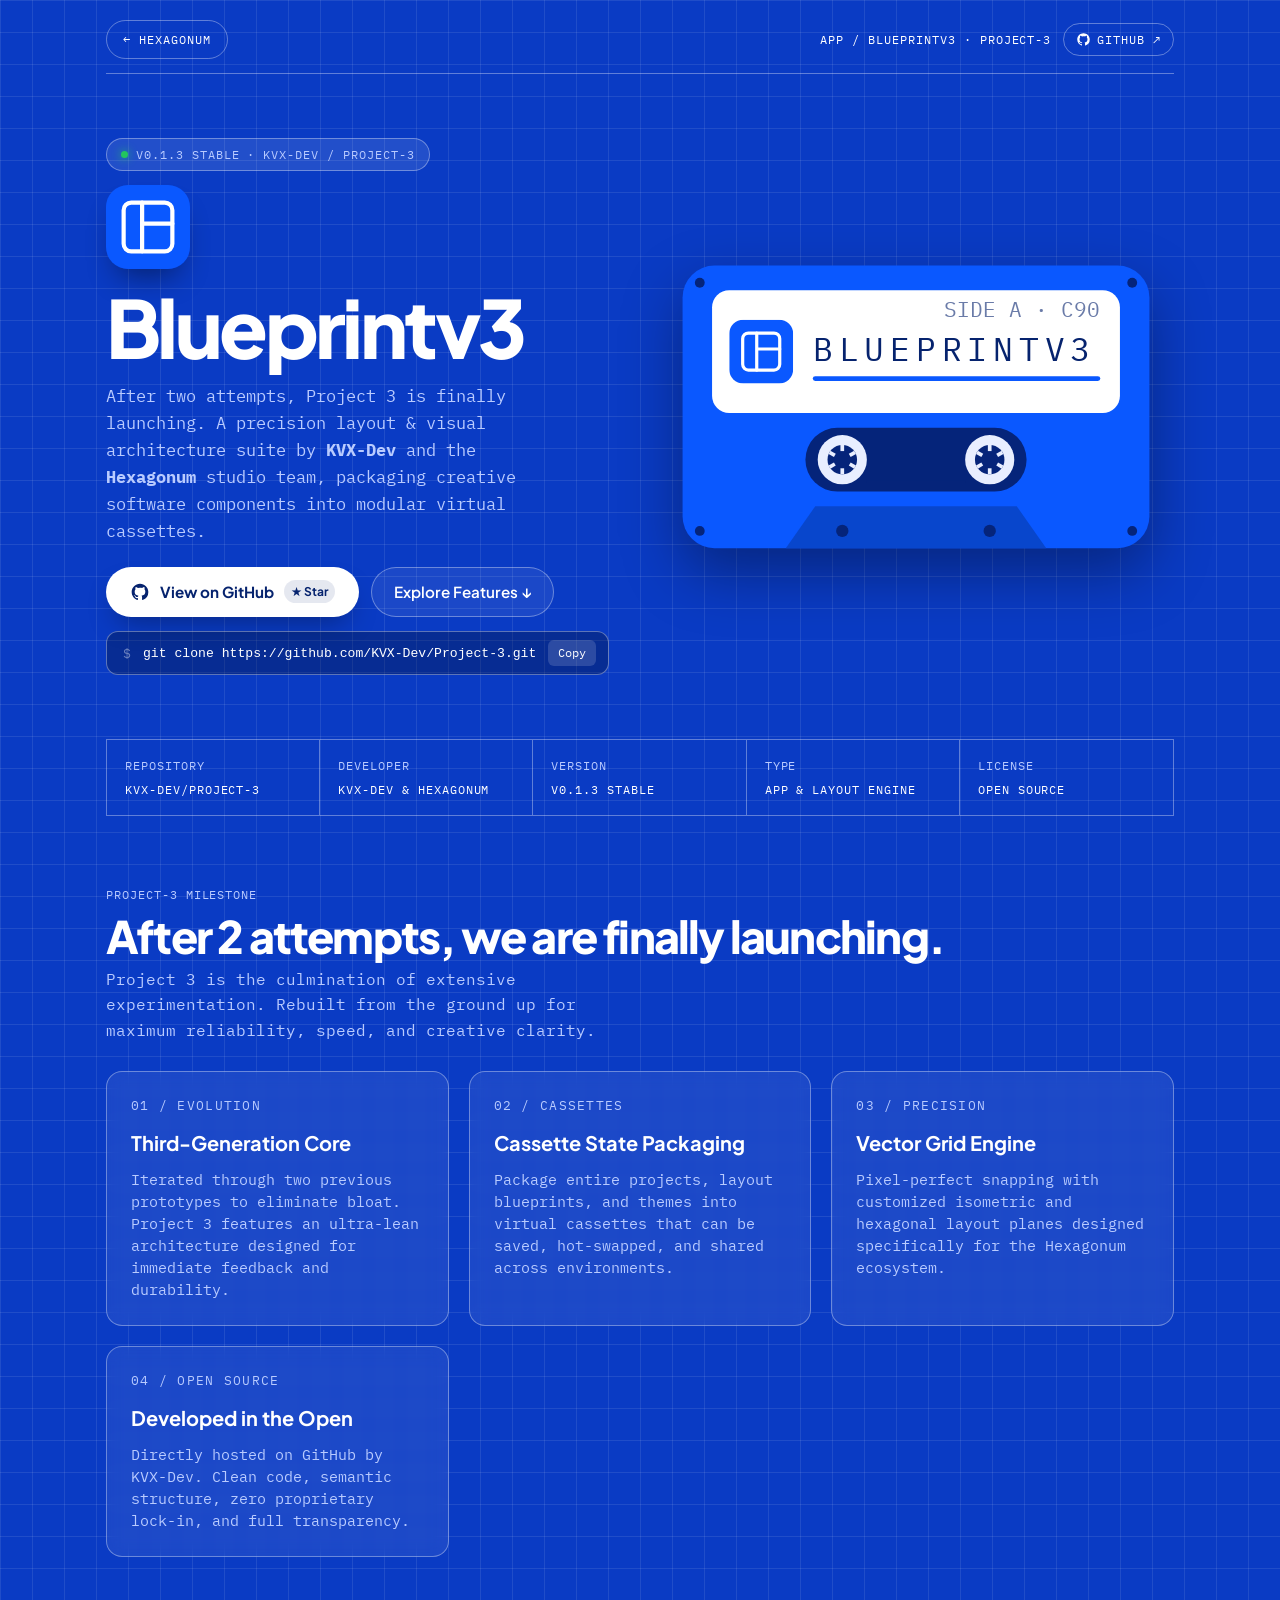
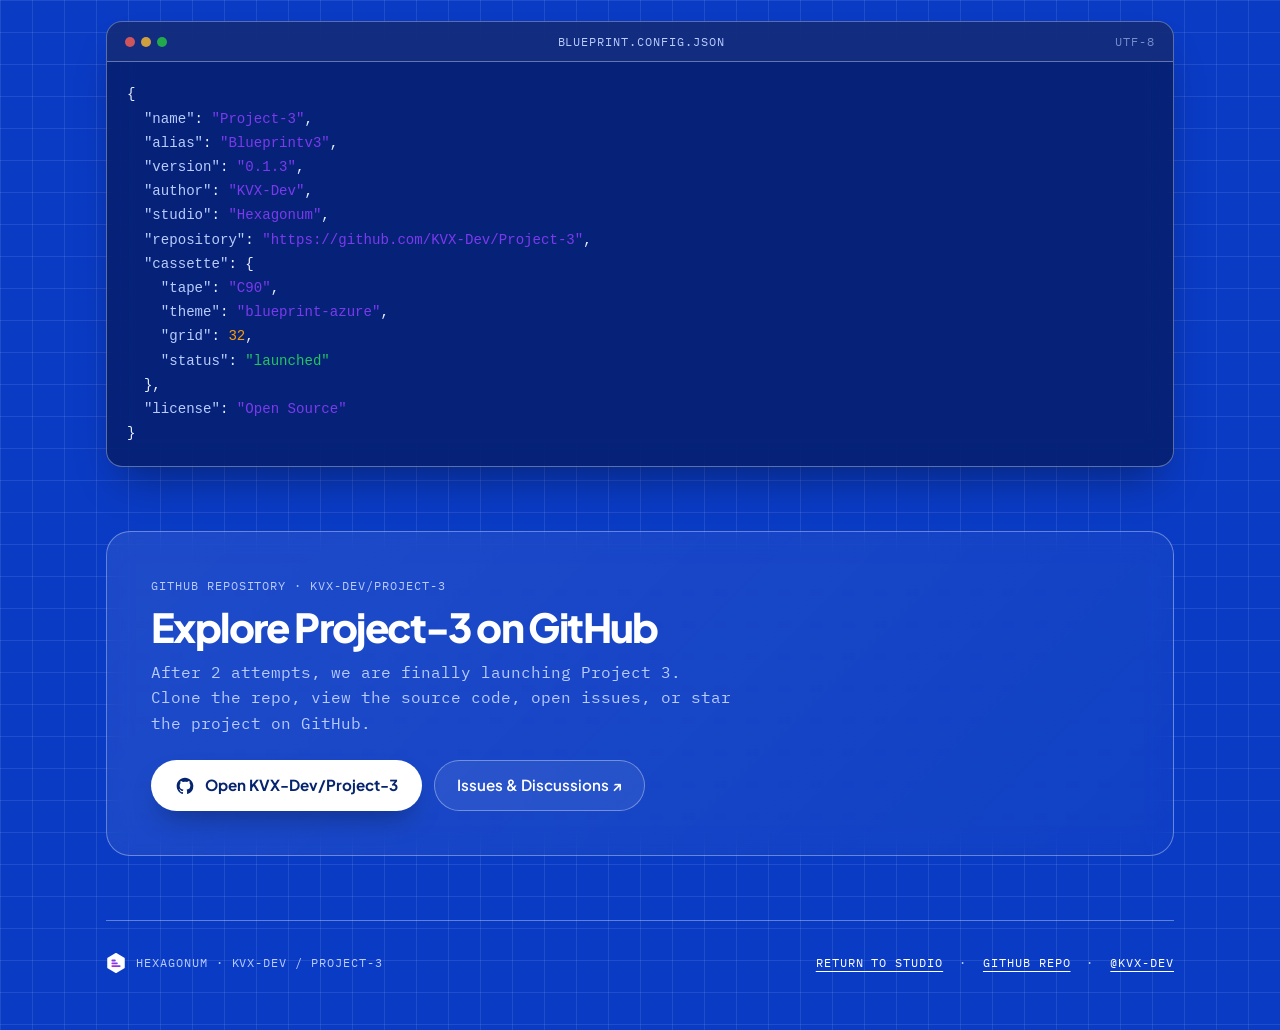
<file: blueprintv3.html>
<!doctype html>
<html lang="en">
<head>
  <meta charset="utf-8">
  <title>Hexagonum - the Future</title>
  <meta http-equiv="refresh" content="0; url=blueprint-v3.html">
  <script>window.location.replace("blueprint-v3.html");</script>
</head>
<body>
  <p>Redirecting to <a href="blueprint-v3.html">blueprint-v3.html</a>...</p>
</body>
</html>
</file>
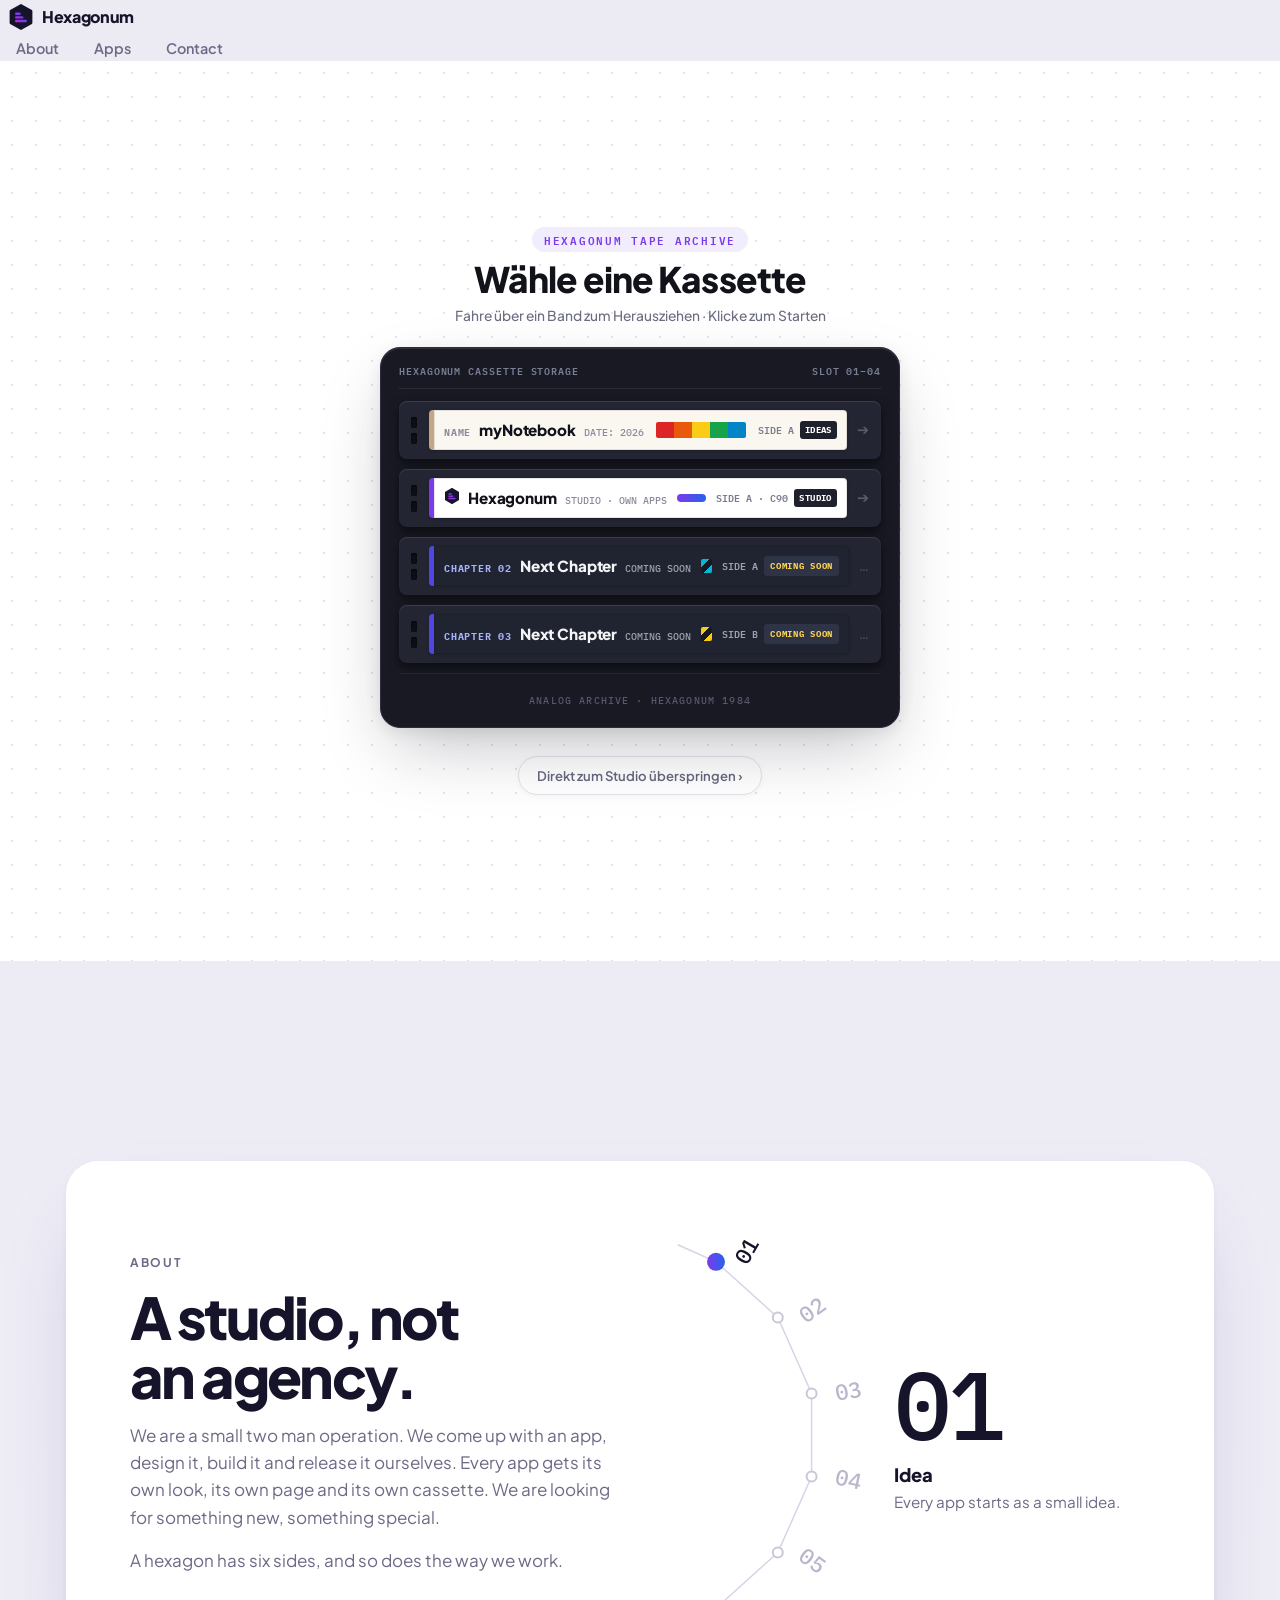
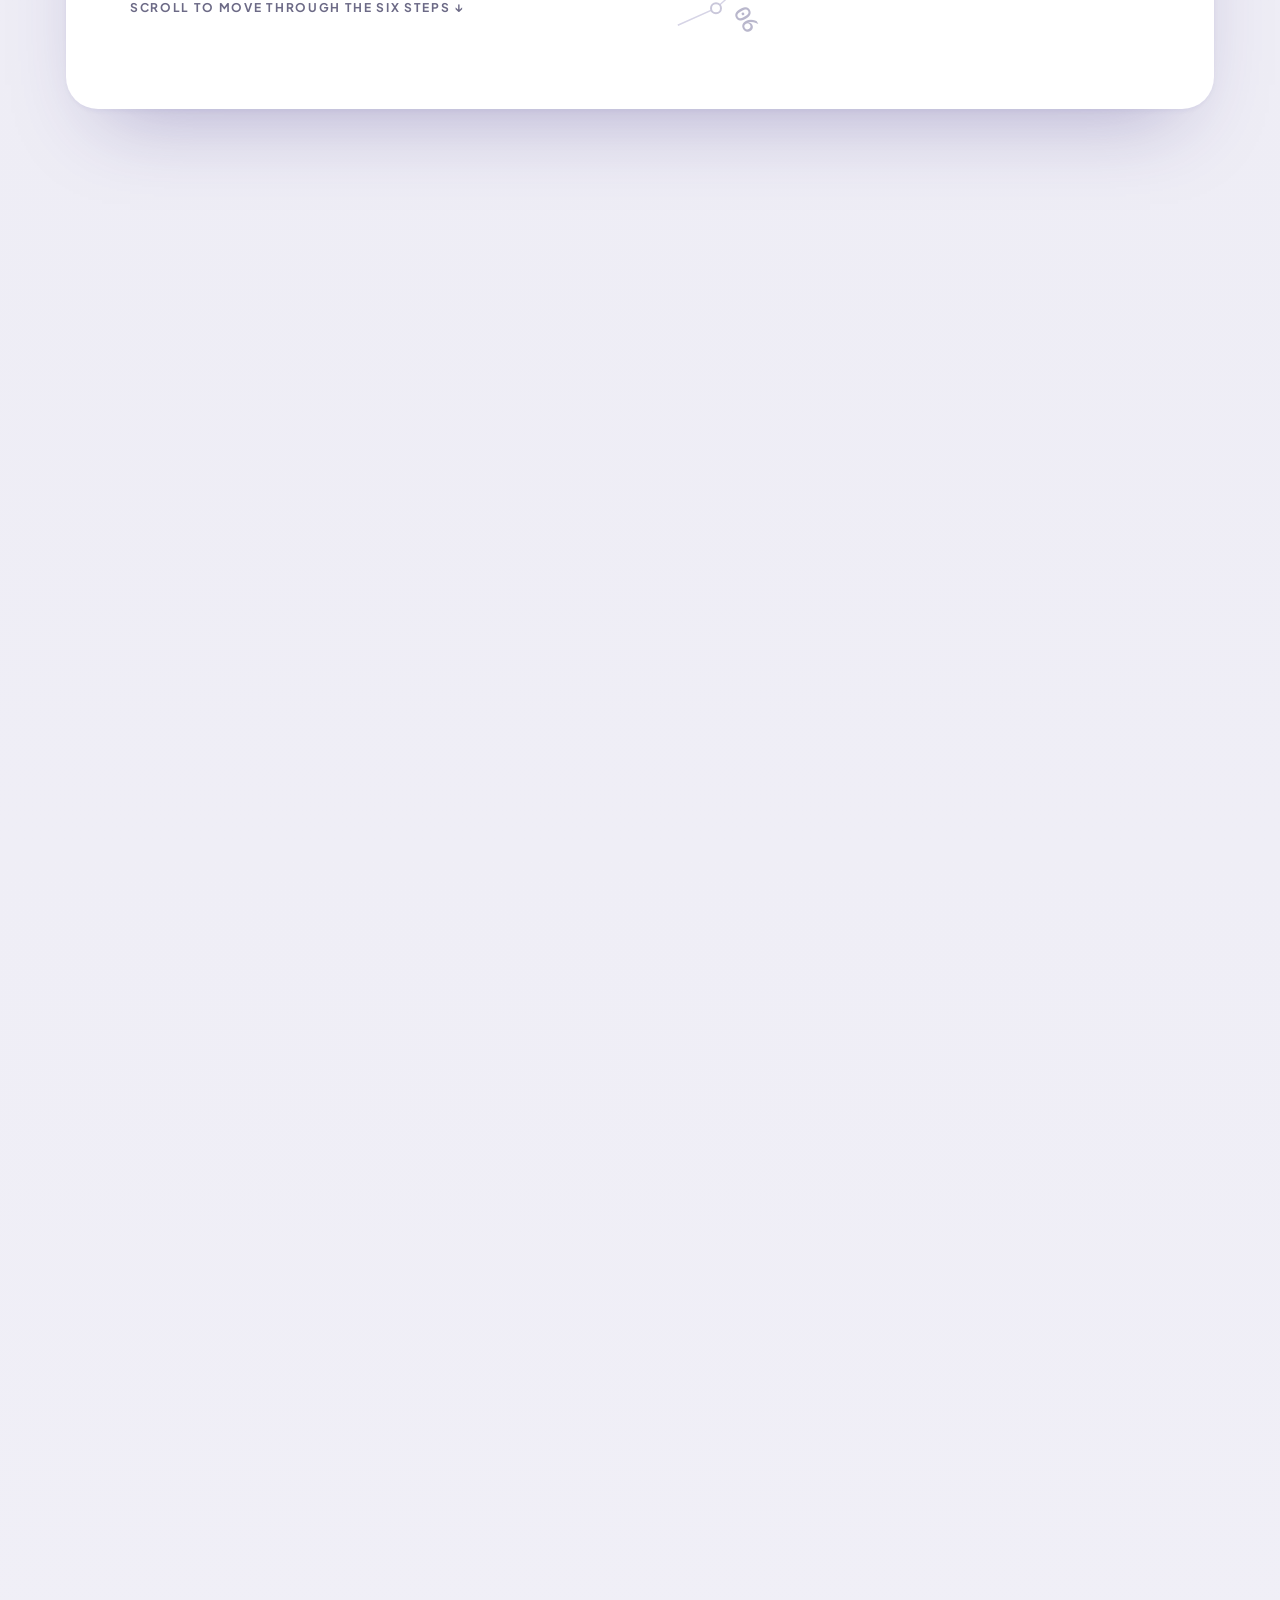
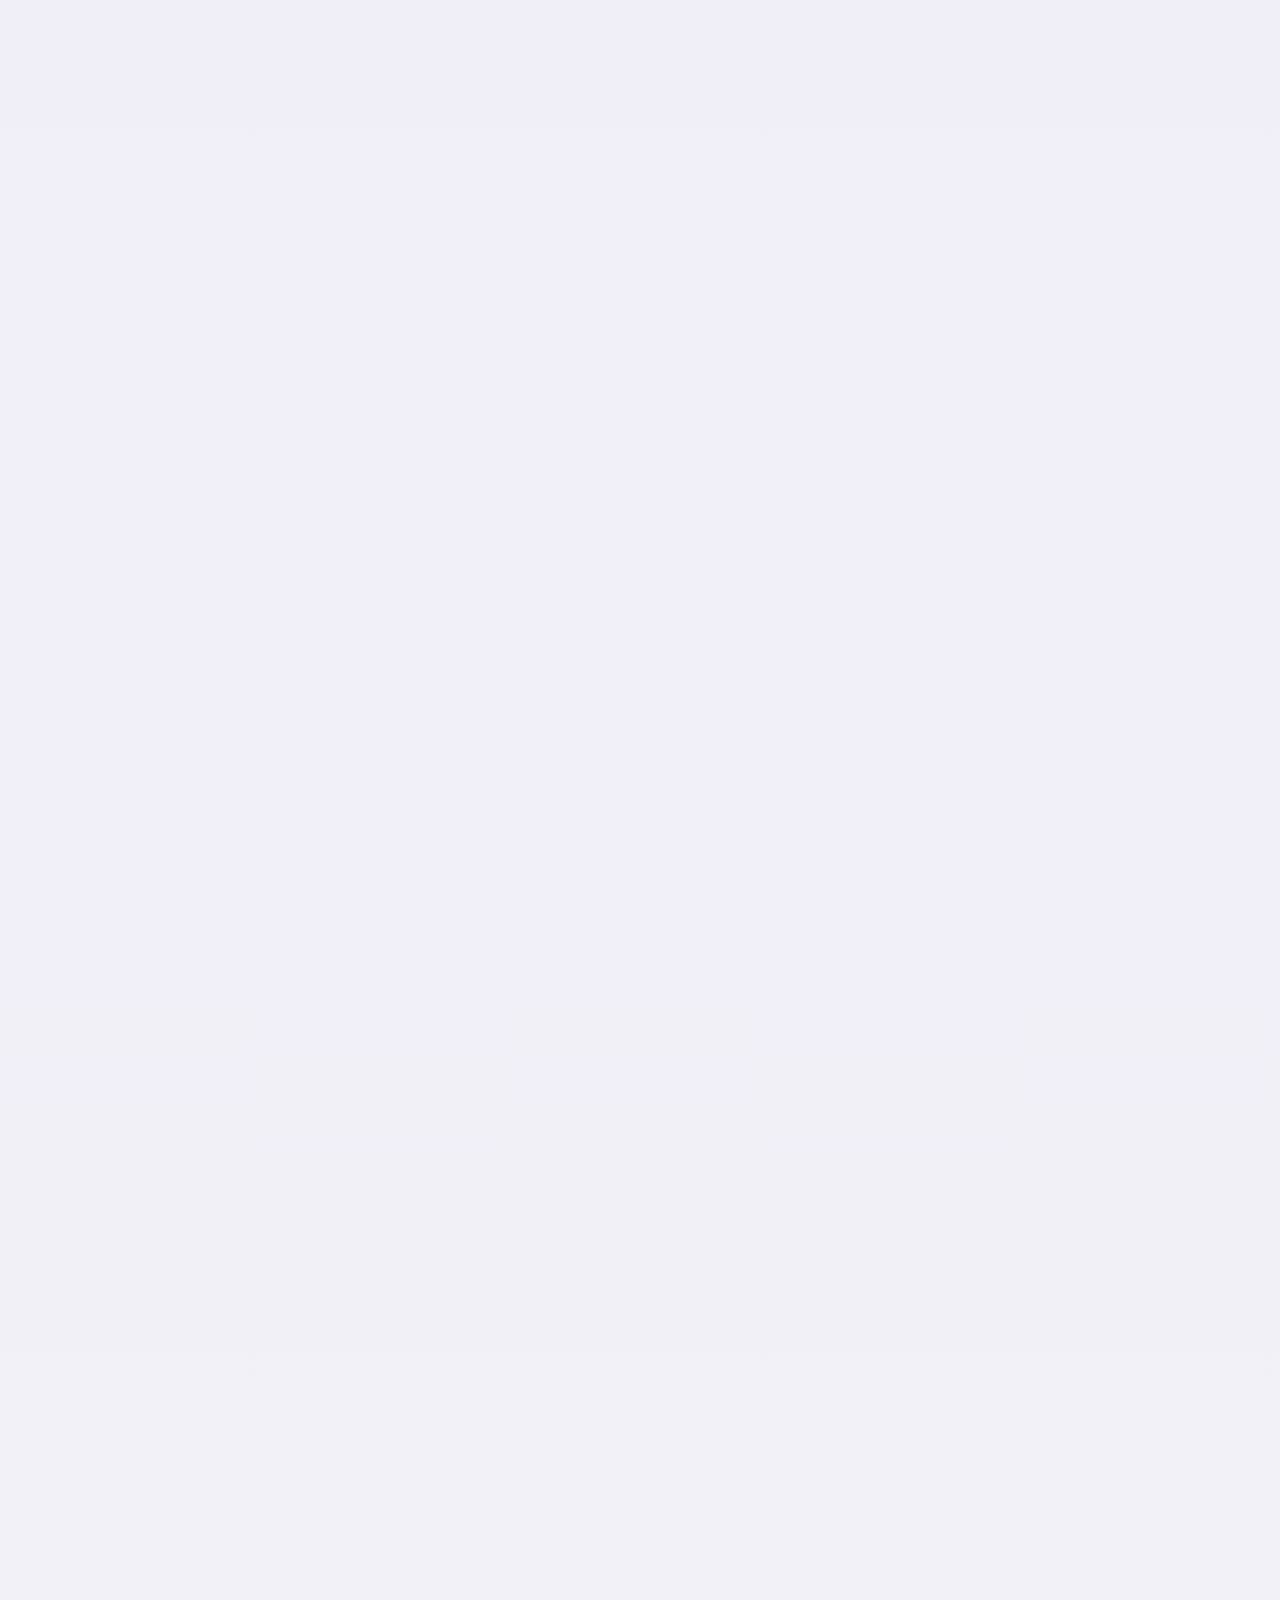
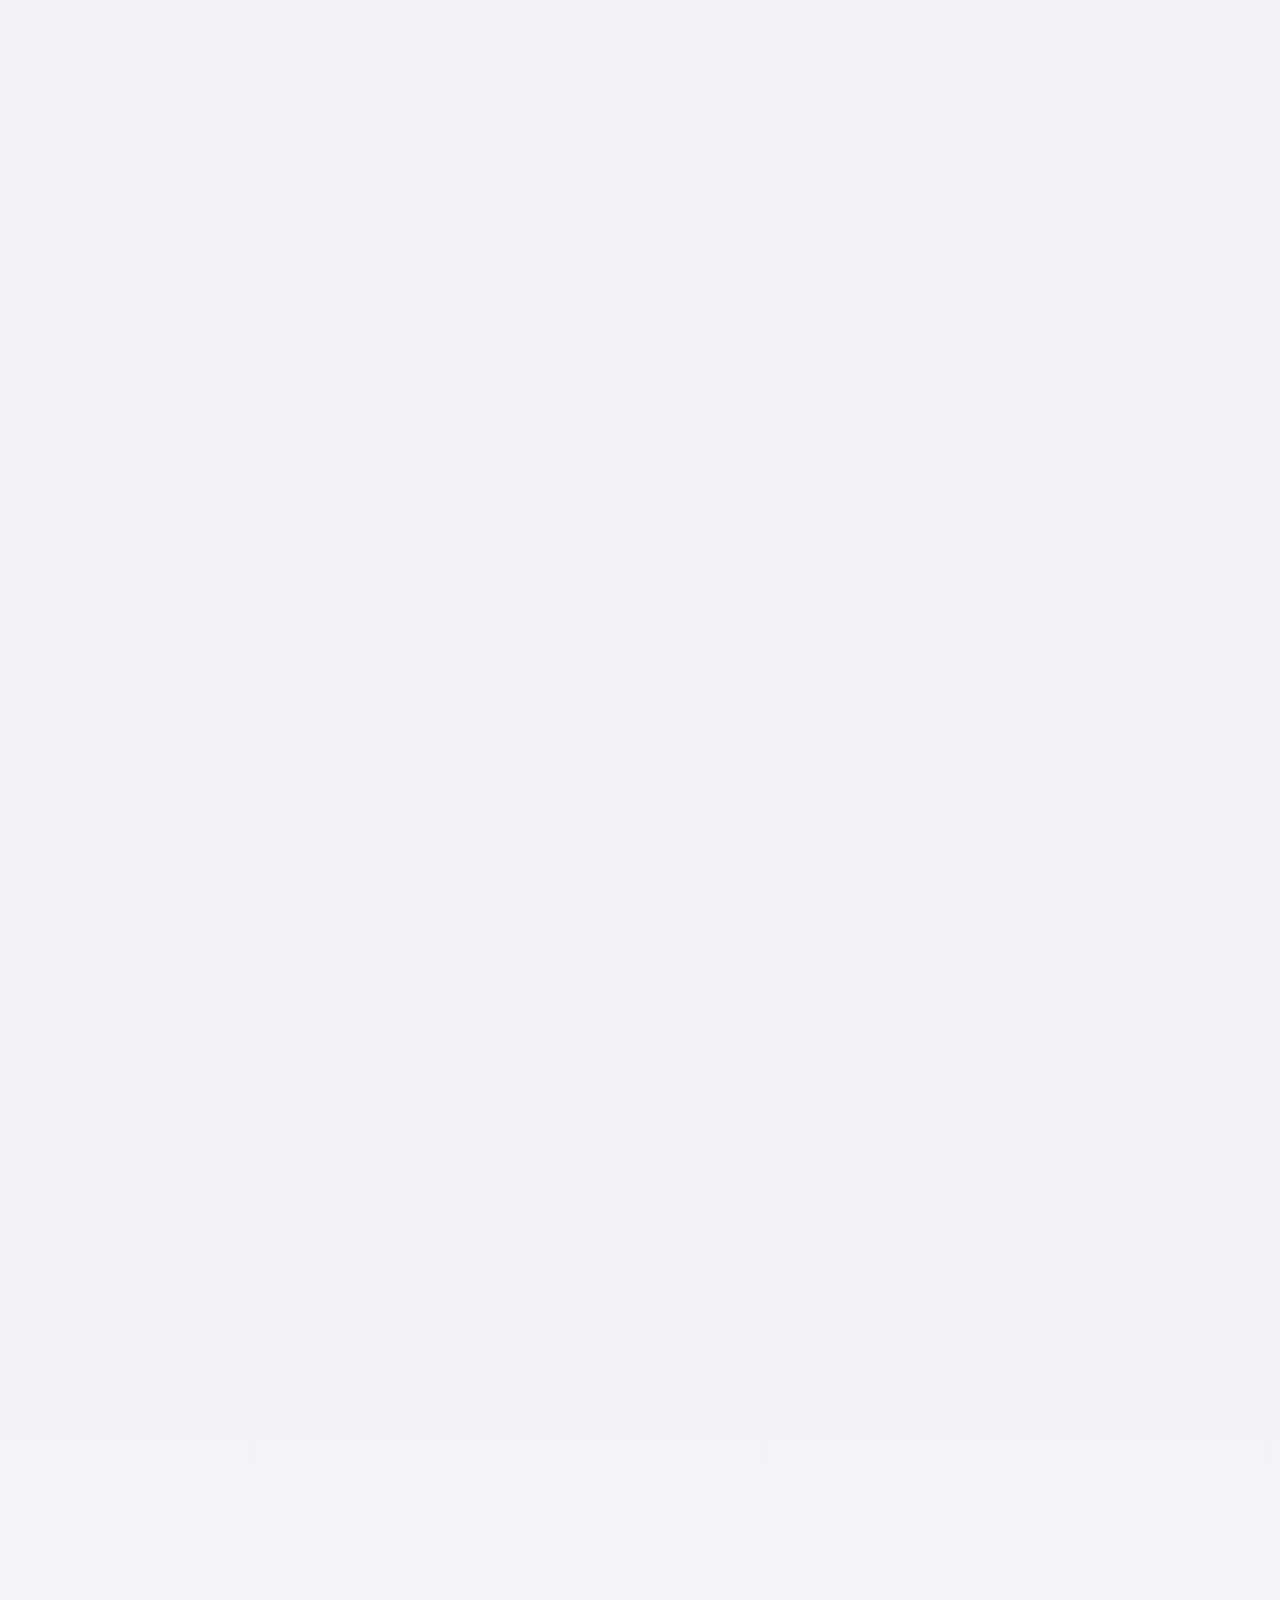
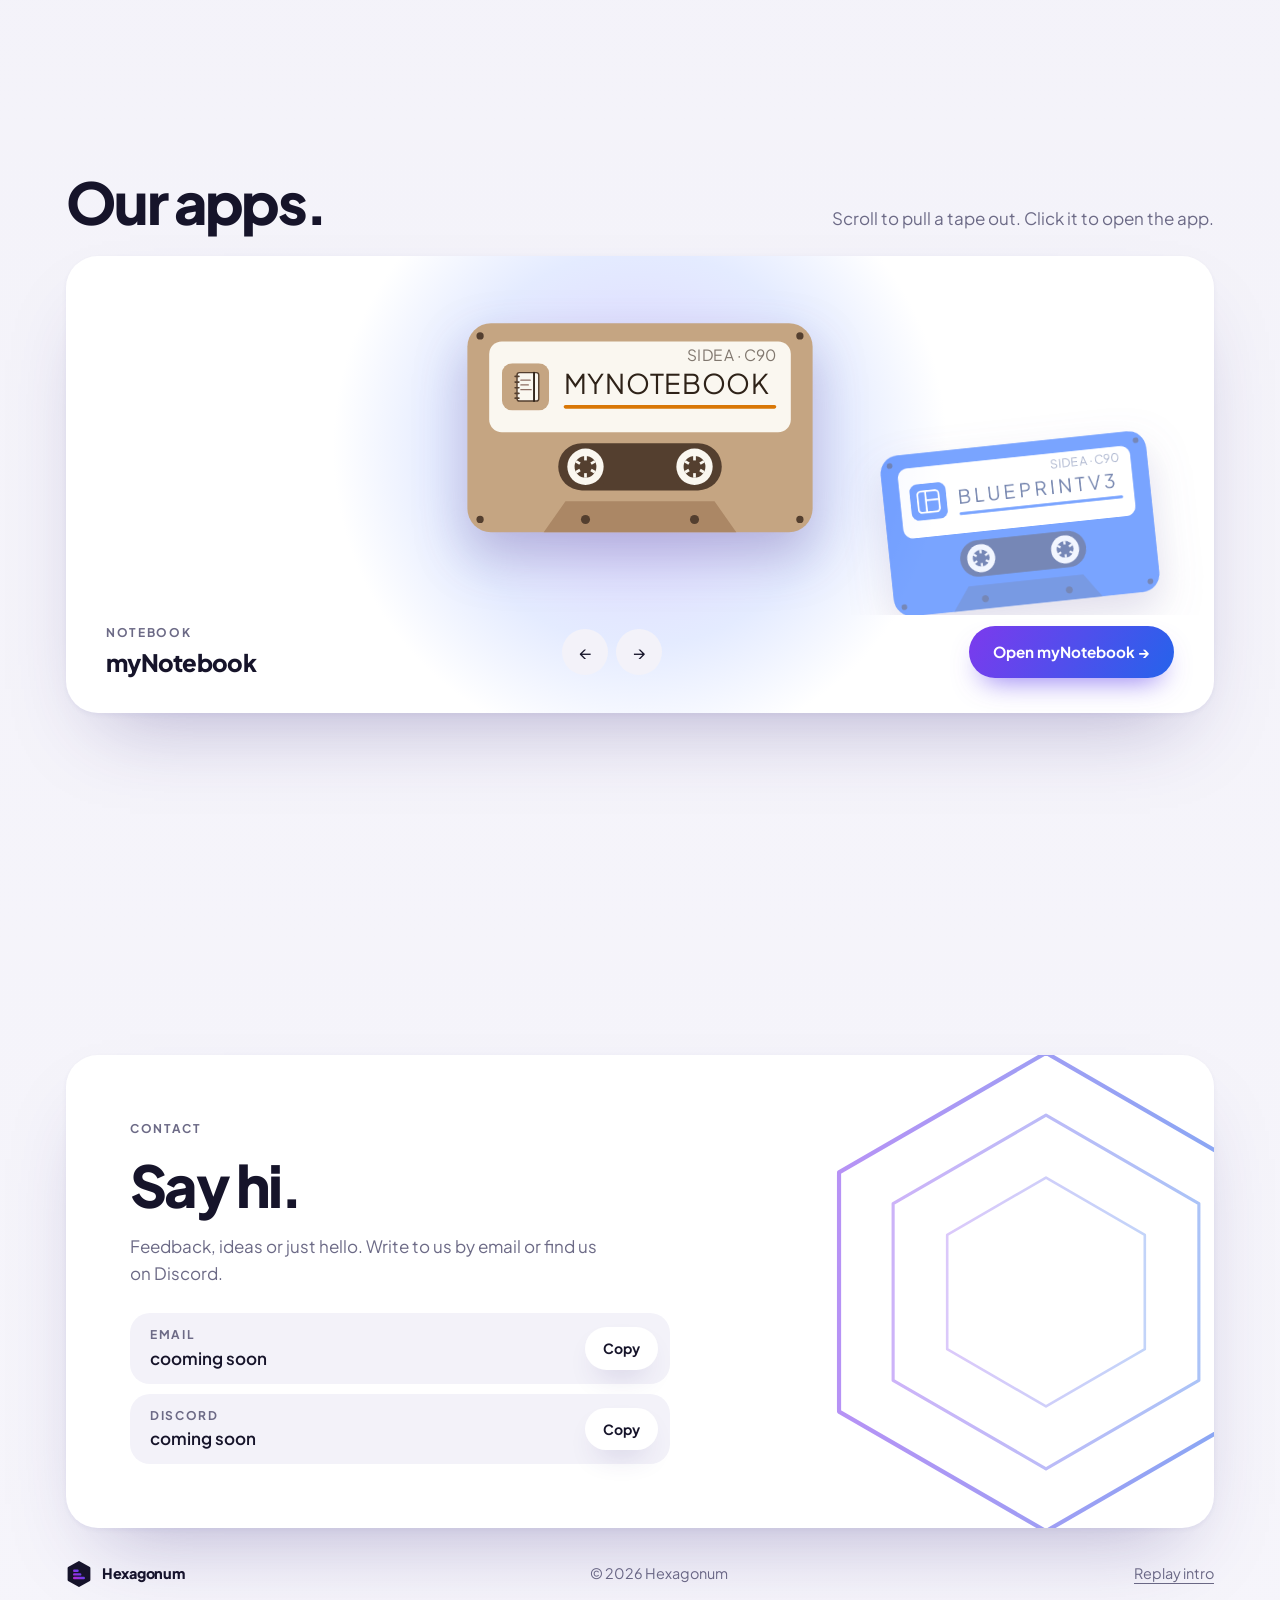
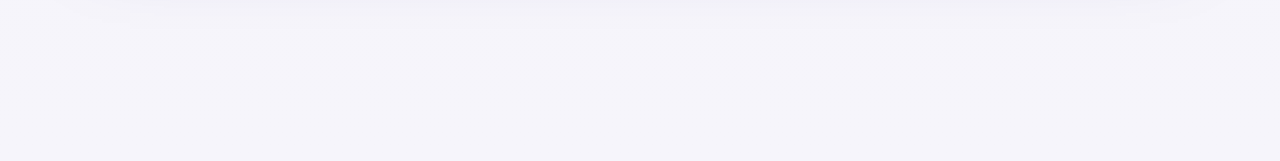
<file: Hexagonum.html>
<!doctype html>
<html lang="en">
<head>
  <meta charset="utf-8">
  <title>Hexagonum - the Future</title>
  <meta http-equiv="refresh" content="0; url=index.html">
  <script>window.location.replace("index.html");</script>
</head>
<body>
  <p>Redirecting to <a href="index.html">index.html</a>...</p>
</body>
</html>
</file>
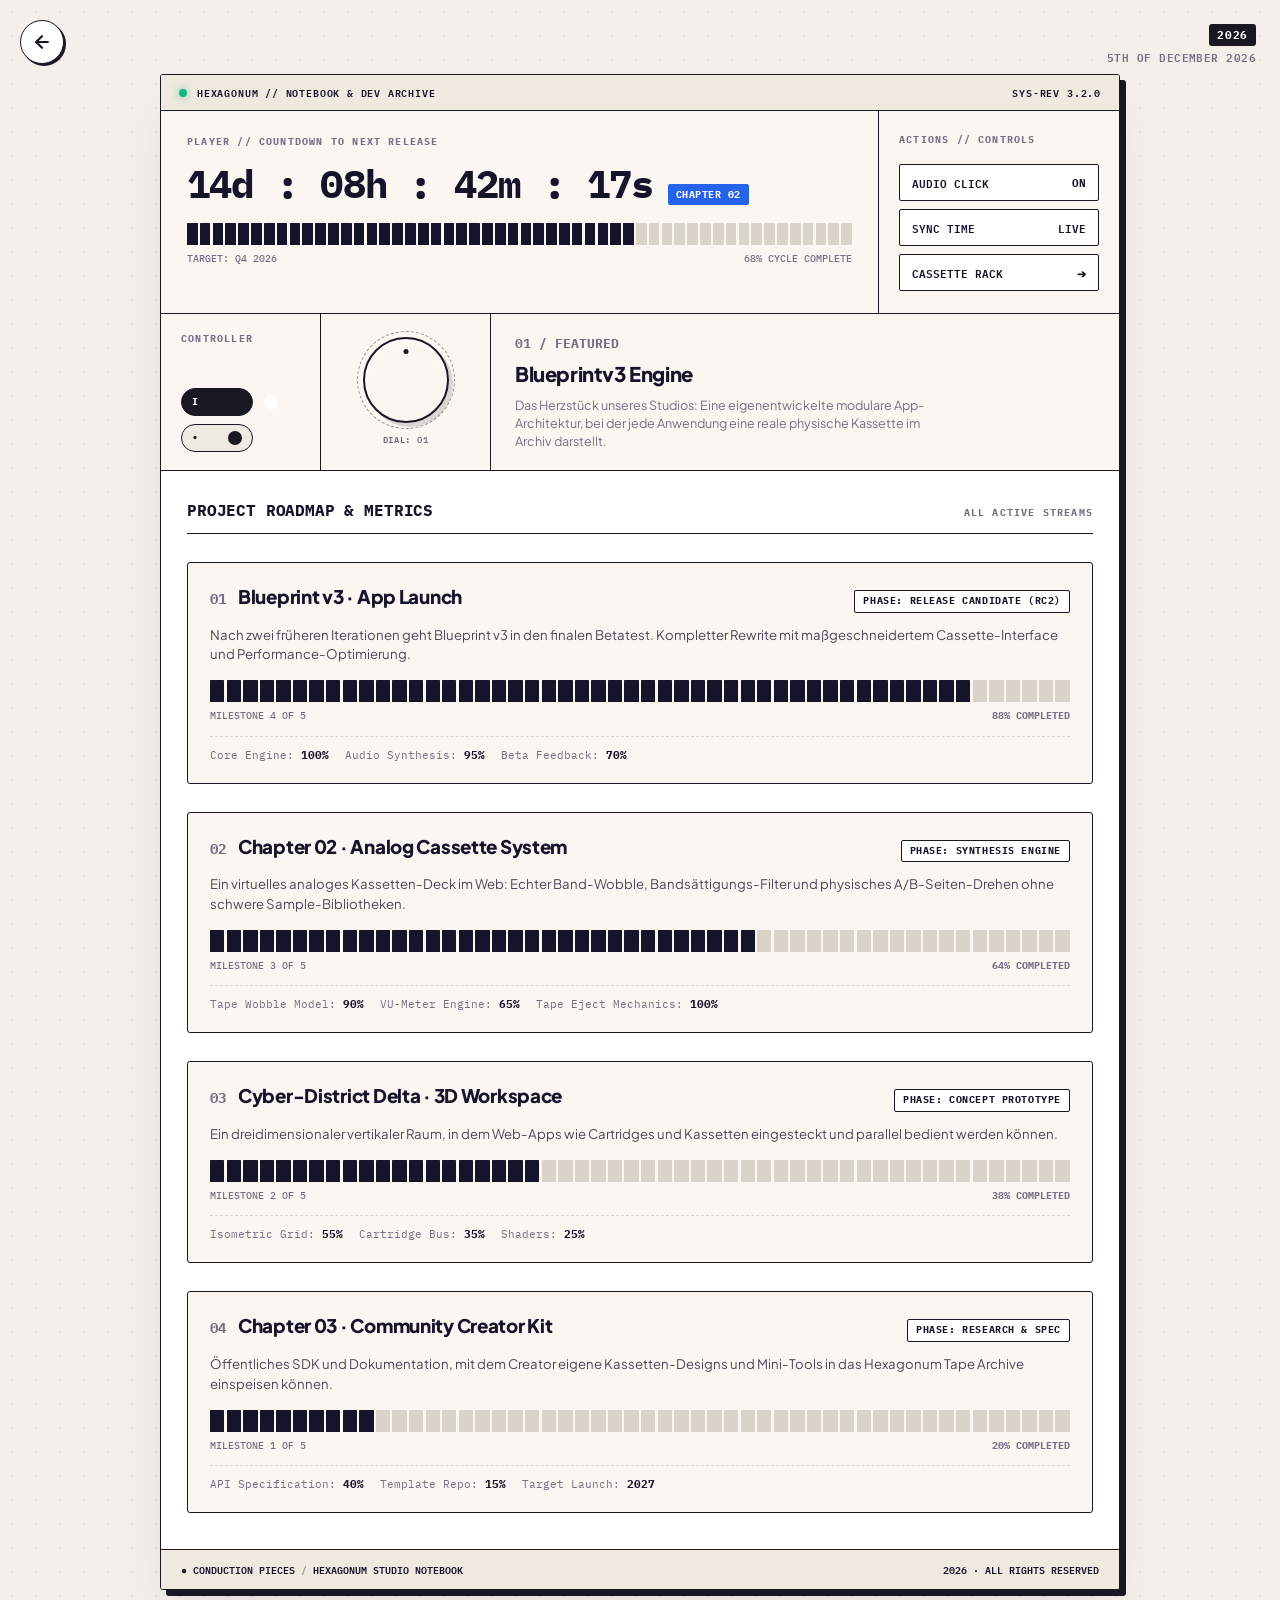
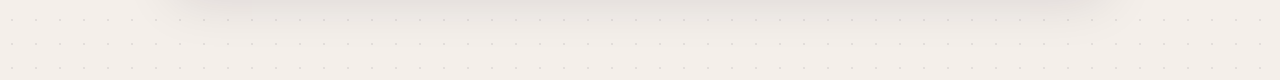
<file: myNotebook.html>
<!doctype html>
<html lang="de">
<head>
  <meta charset="utf-8">
  <meta name="viewport" content="width=device-width,initial-scale=1,viewport-fit=cover">
  <title>myNotebook · Project Tracker &amp; Archive</title>
  <meta name="description" content="Hexagonum myNotebook – Minimalistischer Projekt-Tracker, Countdowns und Fortschrittsbalken im Braun / Teenage Engineering Design.">
  <link rel="preconnect" href="https://fonts.googleapis.com">
  <link rel="preconnect" href="https://fonts.gstatic.com" crossorigin>
  <link rel="stylesheet" href="https://fonts.googleapis.com/css2?family=IBM+Plex+Mono:ital,wght@0,400;0,500;0,600;0,700;1,400&family=Plus+Jakarta+Sans:wght@400;500;600;700;800&display=swap">

  <style>
    /* ===== RESET & INDUSTRIAL BASE (Inspo: Bild 3 & 4) ===== */
    *, *::before, *::after { box-sizing: border-box; margin: 0; padding: 0; }

    :root {
      --bg: #F4EFEA;
      --panel-bg: #FAF7F2;
      --card-bg: #FFFFFF;
      --ink: #16142A;
      --ink-muted: #737084;
      --line: #181722;
      --line-light: #E4DFD7;
      --tick-off: #D9D3CA;
      --tick-on: #16142A;
      --accent: #2563EB;
      --font: 'Plus Jakarta Sans', system-ui, -apple-system, sans-serif;
      --font-mono: 'IBM Plex Mono', ui-monospace, Menlo, monospace;
    }

    html, body {
      min-height: 100%;
      background-color: var(--bg);
      color: var(--ink);
      font-family: var(--font);
      font-size: 15px;
      line-height: 1.5;
      -webkit-font-smoothing: antialiased;
      overflow-x: hidden;
    }

    /* Subtle industrial dot grid */
    body {
      background-image: radial-gradient(rgba(24, 23, 34, 0.08) 1px, transparent 1px);
      background-size: 24px 24px;
      padding: 24px max(20px, env(safe-area-inset-left, 20px)) 60px max(20px, env(safe-area-inset-right, 20px));
    }

    /* ===== TOP RETURN BUTTON ONLY (TOP-LEFT) ===== */
    .btn-back {
      position: fixed;
      top: max(20px, env(safe-area-inset-top, 20px));
      left: max(20px, env(safe-area-inset-left, 20px));
      z-index: 999;
      width: 44px;
      height: 44px;
      border-radius: 50%;
      background: #FFFFFF;
      border: 1.5px solid var(--line);
      color: var(--ink);
      display: flex;
      align-items: center;
      justify-content: center;
      text-decoration: none;
      box-shadow: 2px 2px 0 var(--line);
      transition: all 0.2s cubic-bezier(0.2, 0.8, 0.2, 1);
      cursor: pointer;
    }
    .btn-back:hover {
      background: #181722;
      color: #FFFFFF;
      transform: translate(-1px, -1px);
      box-shadow: 4px 4px 0 var(--line);
    }
    .btn-back svg { display: block; flex: none; }

    /* Top-right date badge like Bild 3 */
    .meta-top-right {
      position: absolute;
      top: max(24px, env(safe-area-inset-top, 24px));
      right: max(24px, env(safe-area-inset-right, 24px));
      display: flex;
      flex-direction: column;
      align-items: flex-end;
      gap: 3px;
      font-family: var(--font-mono);
      pointer-events: none;
    }
    .badge-year {
      background: var(--line);
      color: #FFFFFF;
      font-size: 0.72rem;
      font-weight: 700;
      padding: 3px 8px;
      border-radius: 3px;
      letter-spacing: 0.06em;
    }
    .date-text {
      font-size: 0.75rem;
      color: var(--ink-muted);
      font-weight: 600;
      letter-spacing: 0.04em;
    }

    /* ===== MAIN INDUSTRIAL CONTAINER ===== */
    .page-wrapper {
      max-width: 960px;
      margin: 50px auto 30px;
      position: relative;
    }

    /* Main Chassis (Braun / Dieter Rams Modular Box) */
    .chassis {
      background: var(--panel-bg);
      border: 1.5px solid var(--line);
      border-radius: 3px;
      box-shadow:
        0 24px 50px -15px rgba(22, 20, 42, 0.12),
        6px 6px 0 var(--line);
      overflow: hidden;
    }

    /* Chassis Top Header */
    .chassis-header {
      background: #EFE9E0;
      border-bottom: 1.5px solid var(--line);
      padding: 10px 18px;
      display: flex;
      justify-content: space-between;
      align-items: center;
      font-family: var(--font-mono);
      font-size: 0.68rem;
      font-weight: 600;
      letter-spacing: 0.08em;
      color: var(--ink);
    }
    .chassis-header-left {
      display: flex;
      align-items: center;
      gap: 10px;
    }
    .status-dot {
      width: 8px;
      height: 8px;
      border-radius: 50%;
      background: #10B981;
      box-shadow: 0 0 8px rgba(16, 185, 129, 0.6);
      animation: pulse-dot 2.5s ease-in-out infinite;
    }
    @keyframes pulse-dot {
      0%, 100% { opacity: 1; transform: scale(1); }
      50% { opacity: 0.4; transform: scale(0.85); }
    }

    /* ===== SECTION 1: PLAYER & NEXT PROJECT COUNTDOWN (Bild 3 & 4) ===== */
    .section-player {
      display: grid;
      grid-template-columns: 1fr 240px;
      border-bottom: 1.5px solid var(--line);
    }
    @media (max-width: 760px) {
      .section-player { grid-template-columns: 1fr; }
    }

    .player-left {
      padding: 24px 26px;
      border-right: 1.5px solid var(--line);
      display: flex;
      flex-direction: column;
      gap: 14px;
    }
    @media (max-width: 760px) {
      .player-left { border-right: none; border-bottom: 1.5px solid var(--line); }
    }

    .meta-tag {
      font-family: var(--font-mono);
      font-size: 0.66rem;
      font-weight: 700;
      letter-spacing: 0.12em;
      text-transform: uppercase;
      color: var(--ink-muted);
    }

    /* Digital Countdown Timer Readout */
    .countdown-display {
      display: flex;
      align-items: baseline;
      gap: 14px;
      flex-wrap: wrap;
    }

    .countdown-digits {
      font-family: var(--font-mono);
      font-size: clamp(1.8rem, 4.2vw, 2.6rem);
      font-weight: 700;
      letter-spacing: -0.02em;
      color: var(--ink);
      line-height: 1;
    }

    .countdown-badge {
      font-family: var(--font-mono);
      font-size: 0.68rem;
      font-weight: 700;
      color: #FFFFFF;
      background: #2563EB;
      padding: 3px 8px;
      border-radius: 2px;
      letter-spacing: 0.05em;
    }

    /* THE VERTICAL-LINE SEGMENTED PROGRESS BAR (Bild 4 Signature) */
    .tick-bar-wrapper {
      width: 100%;
      display: flex;
      flex-direction: column;
      gap: 6px;
      margin-top: 4px;
    }

    .tick-bar {
      display: flex;
      align-items: center;
      gap: 2.2px;
      width: 100%;
      height: 22px;
    }

    .tick-bar .tick {
      flex: 1;
      height: 100%;
      background: var(--tick-off);
      border-radius: 0.5px;
      transition: background 0.25s ease;
    }

    .tick-bar .tick.on {
      background: var(--tick-on);
    }

    .tick-bar-sub {
      display: flex;
      justify-content: space-between;
      align-items: center;
      font-family: var(--font-mono);
      font-size: 0.68rem;
      color: var(--ink-muted);
      font-weight: 500;
    }

    /* Player Right: Actions & Tools */
    .player-right {
      padding: 22px 20px;
      background: #FAF7F2;
      display: flex;
      flex-direction: column;
      justify-content: space-between;
      gap: 16px;
    }

    .action-pill-group {
      display: flex;
      flex-direction: column;
      gap: 8px;
    }

    .action-btn {
      display: flex;
      align-items: center;
      justify-content: space-between;
      padding: 8px 12px;
      background: #FFFFFF;
      border: 1px solid var(--line);
      border-radius: 2px;
      font-family: var(--font-mono);
      font-size: 0.72rem;
      font-weight: 600;
      color: var(--ink);
      cursor: pointer;
      transition: all 0.15s ease;
    }
    .action-btn:hover {
      background: #181722;
      color: #FFFFFF;
    }
    .action-btn:active {
      transform: translateY(1px);
    }

    /* ===== SECTION 2: CONTROLLER & ROTARY KNOB (Bild 3 Inspo) ===== */
    .section-controller {
      display: grid;
      grid-template-columns: 160px 170px 1fr;
      border-bottom: 1.5px solid var(--line);
      background: #FAF7F2;
    }
    @media (max-width: 820px) {
      .section-controller { grid-template-columns: 1fr 1fr; }
      .controller-pocket { grid-column: span 2; border-top: 1.5px solid var(--line); }
    }
    @media (max-width: 540px) {
      .section-controller { grid-template-columns: 1fr; }
      .controller-pocket { grid-column: span 1; }
    }

    /* Left: Hardware Toggle Capsules */
    .controller-left {
      padding: 18px 20px;
      border-right: 1.5px solid var(--line);
      display: flex;
      flex-direction: column;
      justify-content: space-between;
      gap: 14px;
    }

    .toggle-pill {
      display: flex;
      align-items: center;
      justify-content: space-between;
      padding: 4px 10px;
      background: #EFEAE2;
      border: 1.5px solid var(--line);
      border-radius: 999px;
      width: 72px;
      height: 28px;
      cursor: pointer;
      position: relative;
      transition: background 0.2s ease;
    }
    .toggle-pill .pill-dot {
      width: 14px;
      height: 14px;
      border-radius: 50%;
      background: var(--line);
      transition: transform 0.2s cubic-bezier(0.2, 0.8, 0.2, 1);
    }
    .toggle-pill.active {
      background: #181722;
    }
    .toggle-pill.active .pill-dot {
      transform: translateX(36px);
      background: #FFFFFF;
    }
    .toggle-pill .pill-i {
      font-family: var(--font-mono);
      font-size: 0.65rem;
      font-weight: 700;
      color: var(--line);
    }
    .toggle-pill.active .pill-i { color: #fff; }

    /* Center: Rotary Dial Knob (Image 3) */
    .controller-center {
      padding: 18px 20px;
      border-right: 1.5px solid var(--line);
      display: flex;
      flex-direction: column;
      align-items: center;
      justify-content: center;
      gap: 10px;
      position: relative;
    }

    .rotary-knob-container {
      position: relative;
      width: 86px;
      height: 86px;
      cursor: pointer;
    }

    .rotary-arc {
      position: absolute;
      inset: -6px;
      border-radius: 50%;
      border: 1.5px dashed var(--line);
      opacity: 0.45;
      pointer-events: none;
    }

    .rotary-knob {
      width: 86px;
      height: 86px;
      border-radius: 50%;
      background: #FAF7F2;
      border: 2px solid var(--line);
      box-shadow:
        4px 4px 0 rgba(24, 23, 34, 0.15),
        inset 0 2px 4px rgba(255, 255, 255, 0.8);
      position: relative;
      transition: transform 0.3s cubic-bezier(0.2, 0.8, 0.2, 1);
      display: flex;
      align-items: center;
      justify-content: center;
    }
    .rotary-knob:hover {
      box-shadow:
        5px 5px 0 rgba(24, 23, 34, 0.25),
        inset 0 0 10px rgba(0,0,0,0.05);
    }

    .knob-marker {
      position: absolute;
      top: 10px;
      left: 50%;
      transform: translateX(-50%);
      width: 5px;
      height: 5px;
      border-radius: 50%;
      background: #181722;
    }

    .knob-label {
      font-family: var(--font-mono);
      font-size: 0.62rem;
      font-weight: 600;
      letter-spacing: 0.08em;
      color: var(--ink-muted);
    }

    /* Right: Pocket / Active Info */
    .controller-pocket {
      padding: 20px 24px;
      display: flex;
      flex-direction: column;
      justify-content: center;
      gap: 6px;
    }
    .pocket-num {
      font-family: var(--font-mono);
      font-size: 0.85rem;
      font-weight: 700;
      color: var(--ink-muted);
    }
    .pocket-title {
      font-size: 1.35rem;
      font-weight: 800;
      letter-spacing: -0.02em;
      color: var(--ink);
    }
    .pocket-desc {
      font-size: 0.84rem;
      color: var(--ink-muted);
      line-height: 1.45;
      max-width: 440px;
    }

    /* ===== SECTION 3: PROJECT PROGRESSBARS & HEADINGS (User Requirement) ===== */
    .section-projects {
      padding: 28px 26px 36px;
      background: #FFFFFF;
      display: flex;
      flex-direction: column;
      gap: 28px;
    }

    .projects-header-row {
      display: flex;
      justify-content: space-between;
      align-items: baseline;
      border-bottom: 1.5px solid var(--line);
      padding-bottom: 10px;
    }

    .projects-title {
      font-size: 1.05rem;
      font-weight: 800;
      letter-spacing: -0.01em;
      text-transform: uppercase;
      font-family: var(--font-mono);
      color: var(--ink);
    }

    /* Each Project Row / Block */
    .project-card {
      background: #FAF7F2;
      border: 1.5px solid var(--line);
      border-radius: 3px;
      padding: 20px 22px;
      display: flex;
      flex-direction: column;
      gap: 12px;
      transition: transform 0.2s ease, box-shadow 0.2s ease;
    }
    .project-card:hover {
      transform: translateY(-2px);
      box-shadow: 4px 4px 0 var(--line);
    }

    .project-card-top {
      display: flex;
      justify-content: space-between;
      align-items: baseline;
      flex-wrap: wrap;
      gap: 8px;
    }

    .project-heading-wrap {
      display: flex;
      align-items: baseline;
      gap: 12px;
    }

    .project-index {
      font-family: var(--font-mono);
      font-size: 0.95rem;
      font-weight: 700;
      color: var(--ink-muted);
    }

    .project-name {
      font-size: 1.25rem;
      font-weight: 800;
      letter-spacing: -0.015em;
      color: var(--ink);
    }

    .project-phase-badge {
      font-family: var(--font-mono);
      font-size: 0.65rem;
      font-weight: 700;
      padding: 3px 8px;
      border-radius: 2px;
      border: 1px solid var(--line);
      background: #FFFFFF;
      color: var(--ink);
      letter-spacing: 0.06em;
    }

    .project-desc-line {
      font-size: 0.88rem;
      color: #4A4858;
      line-height: 1.5;
    }

    .project-specs-row {
      display: flex;
      flex-wrap: wrap;
      gap: 16px;
      font-family: var(--font-mono);
      font-size: 0.72rem;
      color: var(--ink-muted);
      border-top: 1px dashed #DDD7CE;
      padding-top: 10px;
    }
    .spec-item b {
      color: var(--ink);
    }

    /* ===== CHASSIS FOOTER (Like Bild 3 bottom) ===== */
    .chassis-footer {
      background: #EFE9E0;
      border-top: 1.5px solid var(--line);
      padding: 12px 20px;
      display: flex;
      justify-content: space-between;
      align-items: center;
      font-family: var(--font-mono);
      font-size: 0.68rem;
      color: var(--ink);
      font-weight: 600;
    }
    .footer-left {
      display: flex;
      align-items: center;
      gap: 6px;
    }
  </style>
</head>
<body>

  <!-- Minimalist Circular Return Button (Top-Left) -->
  <a href="index.html" class="btn-back" aria-label="Zurück zum Studio" title="Zurück zum Studio">
    <svg width="20" height="20" viewBox="0 0 24 24" fill="none" stroke="currentColor"
         stroke-width="2.5" stroke-linecap="round" stroke-linejoin="round">
      <line x1="19" y1="12" x2="5" y2="12"/>
      <polyline points="12 19 5 12 12 5"/>
    </svg>
  </a>

  <!-- Top-Right Metadata (Inspo: Bild 3) -->
  <div class="meta-top-right">
    <span class="badge-year">2026</span>
    <span class="date-text" id="header-date">OCTOBER 2026</span>
  </div>

  <div class="page-wrapper">
    <!-- Main Device Chassis -->
    <div class="chassis">

      <!-- Header Strip -->
      <div class="chassis-header">
        <div class="chassis-header-left">
          <span class="status-dot"></span>
          <span>HEXAGONUM // NOTEBOOK &amp; DEV ARCHIVE</span>
        </div>
        <div>SYS-REV 3.2.0</div>
      </div>

      <!-- Section 1: PLAYER & COUNTDOWN (Direct Inspo: Bild 3 & 4) -->
      <div class="section-player">
        <!-- Countdown & Segmented Meter -->
        <div class="player-left">
          <span class="meta-tag">PLAYER // COUNTDOWN TO NEXT RELEASE</span>

          <div class="countdown-display">
            <div class="countdown-digits" id="live-countdown">14d : 08h : 42m : 19s</div>
            <span class="countdown-badge">CHAPTER 02</span>
          </div>

          <!-- Vertical-Dash Segmented Progress Bar (Image 4 Signature) -->
          <div class="tick-bar-wrapper">
            <div class="tick-bar" id="countdown-tick-bar" data-percent="68" aria-label="Countdown Progress">
              <!-- Rendered by JS -->
            </div>
            <div class="tick-bar-sub">
              <span>TARGET: Q4 2026</span>
              <span id="countdown-pct-label">68% CYCLE COMPLETE</span>
            </div>
          </div>
        </div>

        <!-- Actions / Control Pills -->
        <div class="player-right">
          <span class="meta-tag">ACTIONS // CONTROLS</span>
          <div class="action-pill-group">
            <button class="action-btn" id="btn-sound-toggle" type="button">
              <span>AUDIO CLICK</span>
              <strong id="sound-label">ON</strong>
            </button>
            <button class="action-btn" id="btn-sync" type="button">
              <span>SYNC TIME</span>
              <span>LIVE</span>
            </button>
            <button class="action-btn" id="btn-view-tape" type="button">
              <span>CASSETTE RACK</span>
              <span>➔</span>
            </button>
          </div>
        </div>
      </div>

      <!-- Section 2: HARDWARE CONTROLLER & ROTARY DIAL (Bild 3 Inspo) -->
      <div class="section-controller">
        <!-- Toggle Switch Capsules -->
        <div class="controller-left">
          <span class="meta-tag">CONTROLLER</span>
          <div style="display:flex; flex-direction:column; gap:8px;">
            <div class="toggle-pill active" id="pill-power" role="switch" aria-checked="true" title="Power Bus">
              <span class="pill-i">I</span>
              <div class="pill-dot"></div>
            </div>
            <div class="toggle-pill" id="pill-mode" role="switch" aria-checked="false" title="Analog Saturation">
              <span class="pill-i">•</span>
              <div class="pill-dot"></div>
            </div>
          </div>
        </div>

        <!-- Rotary Dial Knob from Bild 3 -->
        <div class="controller-center">
          <div class="rotary-knob-container" id="knob-container" title="Drehen zum Umschalten">
            <div class="rotary-arc"></div>
            <div class="rotary-knob" id="rotary-knob">
              <div class="knob-marker"></div>
            </div>
          </div>
          <span class="knob-label" id="knob-readout">DIAL: 01</span>
        </div>

        <!-- Pocket Display -->
        <div class="controller-pocket">
          <span class="pocket-num" id="pocket-num">01 / FEATURED</span>
          <h2 class="pocket-title" id="pocket-title">Blueprintv3 Engine</h2>
          <p class="pocket-desc" id="pocket-desc">
            Das Herzstück unseres Studios: Eine eigenentwickelte modulare App-Architektur, bei der jede Anwendung eine reale physische Kassette im Archiv darstellt.
          </p>
        </div>
      </div>

      <!-- Section 3: PROJECT PROGRESSBARS & HEADINGS (User Requirement) -->
      <div class="section-projects">
        <div class="projects-header-row">
          <h3 class="projects-title">PROJECT ROADMAP &amp; METRICS</h3>
          <span class="meta-tag">ALL ACTIVE STREAMS</span>
        </div>

        <!-- Project 1: Blueprint v3 -->
        <div class="project-card" data-idx="1">
          <div class="project-card-top">
            <div class="project-heading-wrap">
              <span class="project-index">01</span>
              <h4 class="project-name">Blueprint v3 · App Launch</h4>
            </div>
            <span class="project-phase-badge">PHASE: RELEASE CANDIDATE (RC2)</span>
          </div>
          <p class="project-desc-line">
            Nach zwei früheren Iterationen geht Blueprint v3 in den finalen Betatest. Kompletter Rewrite mit maßgeschneidertem Cassette-Interface und Performance-Optimierung.
          </p>
          <!-- Segmented Progress Bar (Image 4) -->
          <div class="tick-bar-wrapper">
            <div class="tick-bar" data-percent="88"></div>
            <div class="tick-bar-sub">
              <span>MILESTONE 4 OF 5</span>
              <strong>88% COMPLETED</strong>
            </div>
          </div>
          <div class="project-specs-row">
            <span class="spec-item">Core Engine: <b>100%</b></span>
            <span class="spec-item">Audio Synthesis: <b>95%</b></span>
            <span class="spec-item">Beta Feedback: <b>70%</b></span>
          </div>
        </div>

        <!-- Project 2: Chapter 02 (Analog Cassette Audio) -->
        <div class="project-card" data-idx="2">
          <div class="project-card-top">
            <div class="project-heading-wrap">
              <span class="project-index">02</span>
              <h4 class="project-name">Chapter 02 · Analog Cassette System</h4>
            </div>
            <span class="project-phase-badge">PHASE: SYNTHESIS ENGINE</span>
          </div>
          <p class="project-desc-line">
            Ein virtuelles analoges Kassetten-Deck im Web: Echter Band-Wobble, Bandsättigungs-Filter und physisches A/B-Seiten-Drehen ohne schwere Sample-Bibliotheken.
          </p>
          <!-- Segmented Progress Bar (Image 4) -->
          <div class="tick-bar-wrapper">
            <div class="tick-bar" data-percent="64"></div>
            <div class="tick-bar-sub">
              <span>MILESTONE 3 OF 5</span>
              <strong>64% COMPLETED</strong>
            </div>
          </div>
          <div class="project-specs-row">
            <span class="spec-item">Tape Wobble Model: <b>90%</b></span>
            <span class="spec-item">VU-Meter Engine: <b>65%</b></span>
            <span class="spec-item">Tape Eject Mechanics: <b>100%</b></span>
          </div>
        </div>

        <!-- Project 3: Cyber-District Delta -->
        <div class="project-card" data-idx="3">
          <div class="project-card-top">
            <div class="project-heading-wrap">
              <span class="project-index">03</span>
              <h4 class="project-name">Cyber-District Delta · 3D Workspace</h4>
            </div>
            <span class="project-phase-badge">PHASE: CONCEPT PROTOTYPE</span>
          </div>
          <p class="project-desc-line">
            Ein dreidimensionaler vertikaler Raum, in dem Web-Apps wie Cartridges und Kassetten eingesteckt und parallel bedient werden können.
          </p>
          <!-- Segmented Progress Bar (Image 4) -->
          <div class="tick-bar-wrapper">
            <div class="tick-bar" data-percent="38"></div>
            <div class="tick-bar-sub">
              <span>MILESTONE 2 OF 5</span>
              <strong>38% COMPLETED</strong>
            </div>
          </div>
          <div class="project-specs-row">
            <span class="spec-item">Isometric Grid: <b>55%</b></span>
            <span class="spec-item">Cartridge Bus: <b>35%</b></span>
            <span class="spec-item">Shaders: <b>25%</b></span>
          </div>
        </div>

        <!-- Project 4: Chapter 03 (Classified Concept) -->
        <div class="project-card" data-idx="4">
          <div class="project-card-top">
            <div class="project-heading-wrap">
              <span class="project-index">04</span>
              <h4 class="project-name">Chapter 03 · Community Creator Kit</h4>
            </div>
            <span class="project-phase-badge">PHASE: RESEARCH &amp; SPEC</span>
          </div>
          <p class="project-desc-line">
            Öffentliches SDK und Dokumentation, mit dem Creator eigene Kassetten-Designs und Mini-Tools in das Hexagonum Tape Archive einspeisen können.
          </p>
          <!-- Segmented Progress Bar (Image 4) -->
          <div class="tick-bar-wrapper">
            <div class="tick-bar" data-percent="20"></div>
            <div class="tick-bar-sub">
              <span>MILESTONE 1 OF 5</span>
              <strong>20% COMPLETED</strong>
            </div>
          </div>
          <div class="project-specs-row">
            <span class="spec-item">API Specification: <b>40%</b></span>
            <span class="spec-item">Template Repo: <b>15%</b></span>
            <span class="spec-item">Target Launch: <b>2027</b></span>
          </div>
        </div>
      </div>

      <!-- Chassis Footer (Bild 3 Inspo) -->
      <div class="chassis-footer">
        <div class="footer-left">
          <span>● CONDUCTION PIECES</span>
          <span style="opacity:0.4;">/</span>
          <span>HEXAGONUM STUDIO NOTEBOOK</span>
        </div>
        <div>2026 · ALL RIGHTS RESERVED</div>
      </div>

    </div>
  </div>

  <!-- Scripts -->
  <script>
  (function () {
    'use strict';

    /* Audio Feedback System */
    var audioCtx = null;
    var soundEnabled = true;

    function initAudio() {
      if (!audioCtx) {
        var AC = window.AudioContext || window.webkitAudioContext;
        if (AC) audioCtx = new AC();
      }
      if (audioCtx && audioCtx.state === 'suspended') {
        audioCtx.resume();
      }
    }

    function playClickSound(freq, dur) {
      if (!soundEnabled) return;
      try {
        initAudio();
        if (!audioCtx) return;
        var osc = audioCtx.createOscillator();
        var gain = audioCtx.createGain();
        osc.type = 'square';
        osc.frequency.setValueAtTime(freq || 600, audioCtx.currentTime);
        osc.frequency.exponentialRampToValueAtTime(120, audioCtx.currentTime + (dur || 0.04));
        gain.gain.setValueAtTime(0.35, audioCtx.currentTime);
        gain.gain.exponentialRampToValueAtTime(0.001, audioCtx.currentTime + (dur || 0.04));
        osc.connect(gain);
        gain.connect(audioCtx.destination);
        osc.start();
        osc.stop(audioCtx.currentTime + (dur || 0.045));
      } catch (e) {}
    }

    /* RENDER THE IMAGE 4 SEGMENTED TICK-MARK PROGRESS BARS */
    function renderTickBars() {
      var bars = document.querySelectorAll('.tick-bar');
      bars.forEach(function (bar) {
        var pct = parseInt(bar.getAttribute('data-percent') || '50', 10);
        var totalTicks = 52;
        var onCount = Math.round((pct / 100) * totalTicks);
        bar.innerHTML = '';
        for (var i = 0; i < totalTicks; i++) {
          var tick = document.createElement('span');
          tick.className = 'tick' + (i < onCount ? ' on' : '');
          bar.appendChild(tick);
        }
      });
    }
    renderTickBars();

    /* LIVE COUNTDOWN TIMER TO NEXT PROJECT RELEASE */
    // Target: 14 days, 8 hours, 42 minutes from initial load
    var targetTime = Date.now() + (14 * 86400000) + (8 * 3600000) + (42 * 60000) + (19 * 1000);
    var countdownEl = document.getElementById('live-countdown');
    var countdownBar = document.getElementById('countdown-tick-bar');

    function updateCountdown() {
      var now = Date.now();
      var diff = targetTime - now;
      if (diff < 0) diff = 0;

      var d = Math.floor(diff / 86400000);
      var h = Math.floor((diff % 86400000) / 3600000);
      var m = Math.floor((diff % 3600000) / 60000);
      var s = Math.floor((diff % 60000) / 1000);

      var dStr = String(d).padStart(2, '0') + 'd';
      var hStr = String(h).padStart(2, '0') + 'h';
      var mStr = String(m).padStart(2, '0') + 'm';
      var sStr = String(s).padStart(2, '0') + 's';

      if (countdownEl) {
        countdownEl.textContent = dStr + ' : ' + hStr + ' : ' + mStr + ' : ' + sStr;
      }
    }
    updateCountdown();
    setInterval(updateCountdown, 1000);

    /* LIVE DATE HEADER */
    var headerDate = document.getElementById('header-date');
    if (headerDate) {
      var d = new Date();
      var months = ['JANUARY','FEBRUARY','MARCH','APRIL','MAY','JUNE','JULY','AUGUST','SEPTEMBER','OCTOBER','NOVEMBER','DECEMBER'];
      headerDate.textContent = d.getDate() + 'TH OF ' + months[d.getMonth()] + ' ' + d.getFullYear();
    }

    /* SOUND TOGGLE BUTTON */
    var btnSound = document.getElementById('btn-sound-toggle');
    var soundLabel = document.getElementById('sound-label');
    if (btnSound) {
      btnSound.addEventListener('click', function () {
        soundEnabled = !soundEnabled;
        if (soundLabel) soundLabel.textContent = soundEnabled ? 'ON' : 'OFF';
        if (soundEnabled) playClickSound(800, 0.05);
      });
    }

    var btnSync = document.getElementById('btn-sync');
    if (btnSync) {
      btnSync.addEventListener('click', function () {
        playClickSound(950, 0.03);
        updateCountdown();
      });
    }

    var btnViewTape = document.getElementById('btn-view-tape');
    if (btnViewTape) {
      btnViewTape.addEventListener('click', function () {
        playClickSound(500, 0.04);
        window.location.href = 'index.html';
      });
    }

    /* HARDWARE TOGGLE PILLS */
    var pillPower = document.getElementById('pill-power');
    var pillMode = document.getElementById('pill-mode');

    function bindPill(pill) {
      if (!pill) return;
      pill.addEventListener('click', function () {
        var isActive = pill.classList.toggle('active');
        pill.setAttribute('aria-checked', isActive ? 'true' : 'false');
        playClickSound(isActive ? 750 : 350, 0.05);
      });
    }
    bindPill(pillPower);
    bindPill(pillMode);

    /* ROTARY DIAL KNOB (Image 3) */
    var knobContainer = document.getElementById('knob-container');
    var rotaryKnob = document.getElementById('rotary-knob');
    var knobReadout = document.getElementById('knob-readout');
    var pocketNum = document.getElementById('pocket-num');
    var pocketTitle = document.getElementById('pocket-title');
    var pocketDesc = document.getElementById('pocket-desc');

    var currentAngle = 0;
    var projectList = [
      {
        idx: '01',
        tag: '01 / FEATURED',
        title: 'Blueprintv3 Engine',
        desc: 'Das Herzstück unseres Studios: Eine eigenentwickelte modulare App-Architektur, bei der jede Anwendung eine reale physische Kassette im Archiv darstellt.'
      },
      {
        idx: '02',
        tag: '02 / NEXT CHAPTER',
        title: 'Analog Cassette Audio',
        desc: 'Virtuelles Vintage-Tape-Deck mit Echtzeit-WebAudio Bandsättigung, VU-Metern und interaktiver A/B-Seiten-Drehung.'
      },
      {
        idx: '03',
        tag: '03 / WORKSPACE',
        title: 'Cyber-District Delta',
        desc: 'Ein dreidimensionaler vertikaler Raum, in dem Web-Apps wie Cartridges und Kassetten eingesteckt und parallel bedient werden.'
      },
      {
        idx: '04',
        tag: '04 / OPEN SPEC',
        title: 'Creator Archive Kit',
        desc: 'Öffentliches SDK und Dokumentation, mit dem Creator eigene Kassetten-Designs und Mini-Tools in das Hexagonum Tape Archive einspeisen können.'
      }
    ];
    var activeProj = 0;

    if (knobContainer) {
      knobContainer.addEventListener('click', function () {
        activeProj = (activeProj + 1) % projectList.length;
        currentAngle += 60;
        if (rotaryKnob) rotaryKnob.style.transform = 'rotate(' + currentAngle + 'deg)';
        playClickSound(500 + (activeProj * 120), 0.04);

        var p = projectList[activeProj];
        if (knobReadout) knobReadout.textContent = 'DIAL: ' + p.idx;
        if (pocketNum) pocketNum.textContent = p.tag;
        if (pocketTitle) pocketTitle.textContent = p.title;
        if (pocketDesc) pocketDesc.textContent = p.desc;
      });
    }

    // Clicking on project cards also selects them
    document.querySelectorAll('.project-card').forEach(function (card) {
      card.addEventListener('click', function () {
        var idx = parseInt(card.getAttribute('data-idx') || '1', 10) - 1;
        if (idx >= 0 && idx < projectList.length) {
          activeProj = idx;
          currentAngle = activeProj * 60;
          if (rotaryKnob) rotaryKnob.style.transform = 'rotate(' + currentAngle + 'deg)';
          playClickSound(600, 0.03);

          var p = projectList[activeProj];
          if (knobReadout) knobReadout.textContent = 'DIAL: ' + p.idx;
          if (pocketNum) pocketNum.textContent = p.tag;
          if (pocketTitle) pocketTitle.textContent = p.title;
          if (pocketDesc) pocketDesc.textContent = p.desc;
        }
      });
    });

  })();
  </script>
</body>
</html>
</file>
<file: css/style.css>
:root {
  color-scheme: light;
  box-sizing: border-box;
  padding-top: env(safe-area-inset-top, 0px);
  padding-bottom: env(safe-area-inset-bottom, 0px);
  --font: 'Plus Jakarta Sans', 'Segoe UI', system-ui, sans-serif;
  --font-mono: 'IBM Plex Mono', ui-monospace, Menlo, monospace;
  --bg: #ECEBF4;
  --bg-2: #F6F5FB;
  --card: #FFFFFF;
  --ink: #16142A;
  --muted: #6C6A86;
  --line: #E3E1EE;
  --soft: #F3F2F9;
  --violet: #7C3AED;
  --blue: #2563EB;
  --grad: linear-gradient(120deg, #7C3AED, #2563EB);
  --shadow: 0 40px 80px -36px rgba(58, 44, 130, 0.35), 0 2px 6px rgba(58, 44, 130, 0.06);
  --shadow-s: 0 14px 30px -14px rgba(58, 44, 130, 0.3);
}

* {
  box-sizing: border-box;
}

html {
  scroll-padding-top: env(safe-area-inset-top, 0px);
  scroll-behavior: smooth;
  scroll-snap-type: y mandatory;
}

body {
  margin: 0;
  padding: 0;
  background: var(--bg);
  background-image: linear-gradient(180deg, var(--bg) 0%, var(--bg-2) 100%);
  color: var(--ink);
  font-family: var(--font);
  font-size: 1.0625rem;
  line-height: 1.6;
  -webkit-font-smoothing: antialiased;
}

body.locked {
  overflow: hidden;
}

img {
  max-width: 100%;
}

[hidden]:not([hidden=until-found i]) {
  display: none !important;
}

h1,
h2,
h3,
p {
  margin: 0;
}

h1,
h2,
h3 {
  text-wrap: balance;
}

a {
  color: inherit;
}

button {
  font: inherit;
  color: inherit;
}

:focus-visible {
  outline: 3px solid var(--violet);
  outline-offset: 3px;
  border-radius: 8px;
}

.wrap {
  width: 100%;
  max-width: 1180px;
  margin-inline: auto;
  padding-left: max(16px, env(safe-area-inset-left, 0px));
  padding-right: max(16px, env(safe-area-inset-right, 0px));
}

.mark {
  width: 26px;
  height: 26px;
  display: block;
  flex: none;
  --mark-hex: #16142A;
}

.label {
  font-size: 0.75rem;
  font-weight: 700;
  letter-spacing: 0.14em;
  text-transform: uppercase;
  color: var(--muted);
}

.card {
  background: var(--card);
  border-radius: 32px;
  box-shadow: var(--shadow);
}

/* ---------- Intro (Clean White & Vintage Cassette Rack) ---------- */
.intro {
  position: fixed;
  inset: 0;
  z-index: 100;
  background: #FFFFFF;
  background-image: radial-gradient(#E2E5F0 1.2px, transparent 1.2px);
  background-size: 24px 24px;
  display: flex;
  flex-direction: column;
  align-items: center;
  justify-content: center;
  gap: 20px;
  padding: 24px max(16px, env(safe-area-inset-left, 0px));
  transition: opacity 0.65s ease, transform 0.65s ease;
  overflow-y: auto;
  overflow-x: hidden;
}

.intro.done {
  opacity: 0;
  pointer-events: none;
  transform: scale(1.02);
}

.intro-header {
  text-align: center;
  display: flex;
  flex-direction: column;
  align-items: center;
  gap: 5px;
  transition: opacity 0.4s ease;
}

.rack-badge {
  display: inline-block;
  font-family: var(--font-mono);
  font-size: 0.68rem;
  font-weight: 600;
  letter-spacing: 0.16em;
  color: var(--violet);
  background: #F1EDFD;
  padding: 4px 12px;
  border-radius: 999px;
  margin-bottom: 2px;
}

.rack-title {
  font-size: clamp(1.6rem, 3.8vw, 2.2rem);
  font-weight: 800;
  color: #12131A;
  letter-spacing: -0.025em;
  line-height: 1.15;
}

.rack-subtitle {
  font-size: 0.86rem;
  color: #6C6E82;
  font-weight: 500;
  max-width: 420px;
}

/* ===== Cassette Rack Unit ===== */
.cassette-rack {
  width: 100%;
  max-width: 520px;
  position: relative;
  transition: opacity 0.4s ease;
}

.rack-frame {
  background: #181922;
  border-radius: 20px;
  padding: 14px 18px 16px;
  box-shadow:
    0 28px 70px -15px rgba(22, 20, 42, 0.28),
    0 4px 16px rgba(0, 0, 0, 0.08),
    inset 0 1px 1px rgba(255, 255, 255, 0.12);
  border: 1px solid #2B2D3C;
}

.rack-header-strip {
  display: flex;
  justify-content: space-between;
  align-items: center;
  font-family: var(--font-mono);
  font-size: 0.64rem;
  font-weight: 600;
  letter-spacing: 0.09em;
  color: #797E96;
  padding-bottom: 10px;
  border-bottom: 1px solid #2A2C3B;
  margin-bottom: 12px;
}

.rack-slots {
  display: flex;
  flex-direction: column;
  gap: 10px;
}

/* Individual Slot (the recessed groove in the rack) */
.rack-slot {
  position: relative;
  height: 58px;
  background: #0D0E13;
  border-radius: 10px;
  box-shadow:
    inset 0 3px 8px rgba(0, 0, 0, 0.9),
    inset 0 -1px 2px rgba(255, 255, 255, 0.03);
  display: flex;
  align-items: center;
  overflow: visible;
}

/* The Cassette button that slides out */
.rack-tape-btn {
  position: relative;
  width: 100%;
  height: 100%;
  border: none;
  border-radius: 8px;
  background: #232532;
  box-shadow:
    0 4px 10px rgba(0, 0, 0, 0.5),
    inset 0 1px 1px rgba(255, 255, 255, 0.12);
  cursor: pointer;
  display: flex;
  align-items: center;
  padding: 0 12px;
  transition:
    transform 0.28s cubic-bezier(0.18, 0.89, 0.32, 1.2),
    box-shadow 0.28s ease,
    filter 0.28s ease;
  will-change: transform;
  text-align: left;
}

/* Thumb notch holes on left of cassette */
.tape-notch {
  display: flex;
  flex-direction: column;
  gap: 5px;
  margin-right: 12px;
  flex: none;
}

.notch-hole {
  width: 6px;
  height: 11px;
  border-radius: 2px;
  background: #0E0F14;
  box-shadow: inset 0 1px 2px rgba(0, 0, 0, 0.8);
}

/* The spine surface */
.tape-spine-body {
  flex: 1;
  height: 40px;
  border-radius: 4px;
  background: #FFFFFF;
  box-shadow:
    inset 0 0 0 1px rgba(0, 0, 0, 0.1),
    0 1px 3px rgba(0, 0, 0, 0.2);
  display: flex;
  align-items: center;
  padding: 0 10px;
  overflow: hidden;
}

.tape-label {
  width: 100%;
  display: flex;
  align-items: center;
  justify-content: space-between;
  gap: 10px;
}

.tape-meta-left {
  display: flex;
  align-items: baseline;
  gap: 8px;
  flex: none;
}

.tape-mark-mini {
  width: 16px;
  height: 16px;
  display: inline-block;
  vertical-align: middle;
  --mark-hex: #16142A;
}

.tape-tag {
  font-family: var(--font-mono);
  font-size: 0.62rem;
  font-weight: 700;
  letter-spacing: 0.08em;
  color: #8C8A9E;
}

.tape-title {
  font-family: var(--font);
  font-size: 0.95rem;
  font-weight: 800;
  color: #12131A;
  letter-spacing: -0.01em;
}

.tape-date {
  font-family: var(--font-mono);
  font-size: 0.65rem;
  color: #8C8A9E;
  font-weight: 500;
}

/* Color bars (retro tape vibe like Cortez / VHS) */
.tape-color-bars {
  display: flex;
  height: 16px;
  width: 90px;
  border-radius: 2px;
  overflow: hidden;
  flex: none;
}
.tape-color-bars .bar { flex: 1; height: 100%; }
.bar-c1 { background: #DC2626; }
.bar-c2 { background: #EA580C; }
.bar-c3 { background: #FACC15; }
.bar-c4 { background: #16A34A; }
.bar-c5 { background: #0284C7; }

/* Studio gradient bar */
.tape-gradient-bar {
  flex: 1;
  max-width: 110px;
  height: 8px;
  border-radius: 4px;
  background: linear-gradient(90deg, #7C3AED, #2563EB);
}

/* Blueprint bar */
.tape-bp-bar {
  flex: 1;
  max-width: 100px;
  height: 6px;
  border-radius: 3px;
  background: #0A58FF;
}

/* Hazard diagonal stripes for mystery tape */
.tape-hazard-bars {
  width: 70px;
  height: 14px;
  background: repeating-linear-gradient(
    -45deg,
    #FACC15,
    #FACC15 6px,
    #181922 6px,
    #181922 12px
  );
  border-radius: 2px;
}

.tape-meta-right {
  display: flex;
  align-items: center;
  gap: 6px;
  flex: none;
}

.tape-side {
  font-family: var(--font-mono);
  font-size: 0.62rem;
  color: #7A7C90;
  font-weight: 600;
}

.tape-badge-vhs {
  font-family: var(--font-mono);
  font-size: 0.58rem;
  font-weight: 700;
  padding: 2px 5px;
  border-radius: 3px;
  background: #1E202B;
  color: #FFFFFF;
  letter-spacing: 0.05em;
}

.tape-eject-arrow {
  color: #FFFFFF;
  opacity: 0.25;
  font-size: 0.9rem;
  margin-left: 10px;
  transition: opacity 0.2s, transform 0.2s;
  flex: none;
}

/* Specific Tape Stylings */
.tape-notebook .tape-spine-body {
  background: #FAF7F0;
  border-left: 5px solid #C5A582;
}

.tape-studio .tape-spine-body {
  background: #FFFFFF;
  border-left: 5px solid #7C3AED;
}

.tape-blueprint .tape-spine-body {
  background: #F0F5FF;
  border-left: 5px solid #0A58FF;
}

.tape-blank .tape-spine-body {
  background: #252834;
  border-left: 5px solid #4B5563;
}
.tape-blank .tape-title { color: #E5E7EB; }
.tape-blank .tape-tag,
.tape-blank .tape-date,
.tape-blank .tape-side { color: #9CA3AF; }

/* Chapter / Coming Soon Tapes */
.tape-chapter .tape-spine-body {
  background: #202330;
  border-left: 5px solid #4F46E5;
}
.tape-chapter .tape-title { color: #F3F4F6; }
.tape-chapter .tape-tag { color: #A5B4FC; }
.tape-chapter .tape-date { color: #9CA3AF; }
.tape-chapter .tape-side { color: #9CA3AF; }

.tape-hazard-cyan {
  background: repeating-linear-gradient(
    -45deg,
    #06B6D4,
    #06B6D4 6px,
    #181922 6px,
    #181922 12px
  ) !important;
}

.soon-badge {
  background: #2E3346 !important;
  color: #FCD34D !important;
  font-size: 0.54rem !important;
  letter-spacing: 0.08em !important;
  padding: 3px 6px !important;
}

/* HOVER EFFECT: Tape pulls FAR out of the rack and HOVERS (schwebt)! */
.rack-tape-btn:hover {
  animation: tape-hovering 1.8s ease-in-out infinite;
  filter: brightness(1.08);
  z-index: 30;
}

@keyframes tape-hovering {
  0% {
    transform: translateX(85px) translateY(0);
    box-shadow: -16px 4px 28px rgba(0, 0, 0, 0.45), 0 10px 24px rgba(0, 0, 0, 0.3);
  }
  50% {
    transform: translateX(92px) translateY(-3px);
    box-shadow: -22px 8px 36px rgba(0, 0, 0, 0.55), 0 18px 34px rgba(0, 0, 0, 0.38);
  }
  100% {
    transform: translateX(85px) translateY(0);
    box-shadow: -16px 4px 28px rgba(0, 0, 0, 0.45), 0 10px 24px rgba(0, 0, 0, 0.3);
  }
}

.rack-tape-btn:hover .tape-eject-arrow {
  opacity: 1;
  transform: translateX(4px);
  color: #60A5FA;
}

.rack-tape-btn:active {
  transform: translateX(60px) scale(0.98);
}

/* Ejecting animation when clicked */
.rack-tape-btn.ejecting {
  animation: tape-eject 0.65s cubic-bezier(0.4, 0, 0.2, 1) forwards;
  pointer-events: none;
}

@keyframes tape-eject {
  0% { transform: translateX(85px); opacity: 1; }
  35% { transform: translateX(140px); opacity: 0.95; }
  100% { transform: translateX(450px); opacity: 0; }
}

.rack-frame {
  overflow: visible !important;
}

.rack-slot {
  overflow: visible !important;
}

/* ===== FULL CASSETTE HOVER CARD (Image 1 Inspo) ===== */
.full-tape-hover-card {
  position: absolute;
  left: 102%;
  top: 50%;
  width: clamp(280px, 32vw, 380px);
  pointer-events: none;
  opacity: 0;
  transform: translateY(-50%) translateX(10px) rotate(-14deg) scale(0.85);
  transition:
    opacity 0.35s cubic-bezier(0.16, 1, 0.3, 1),
    transform 0.4s cubic-bezier(0.18, 0.89, 0.32, 1.25);
  z-index: 99;
  will-change: transform, opacity;
}

.rack-slot:hover .full-tape-hover-card,
.rack-tape-btn:hover ~ .full-tape-hover-card {
  opacity: 1;
  animation: full-cassette-hover-float 2.4s ease-in-out infinite alternate;
}

@keyframes full-cassette-hover-float {
  0% {
    transform: translateY(-50%) translateX(24px) rotate(-11deg) scale(1);
    filter: drop-shadow(0 26px 50px rgba(50, 25, 140, 0.35));
  }
  50% {
    transform: translateY(calc(-50% - 10px)) translateX(28px) rotate(-8deg) scale(1.02);
    filter: drop-shadow(0 38px 70px rgba(50, 25, 140, 0.45));
  }
  100% {
    transform: translateY(-50%) translateX(24px) rotate(-11deg) scale(1);
    filter: drop-shadow(0 26px 50px rgba(50, 25, 140, 0.35));
  }
}

.full-tape-inner {
  position: relative;
  width: 100%;
}

.full-tape-inner svg {
  display: block;
  width: 100%;
  height: auto;
  border-radius: 12px;
}

.rack-slot:hover .full-tape-inner .reel {
  animation: spin 2.5s linear infinite;
}

/* Floating speech-bubble chips like Image 1 */
.chip-popout {
  position: absolute;
  padding: 8px 14px;
  background: rgba(255, 255, 255, 0.95);
  border-radius: 18px;
  box-shadow: 0 12px 28px -4px rgba(22, 20, 42, 0.22), 0 2px 6px rgba(0,0,0,0.06);
  font-size: 0.8rem;
  line-height: 1.25;
  white-space: nowrap;
  color: #16142A;
  z-index: 10;
  border: 1px solid rgba(255, 255, 255, 0.9);
}

.chip-popout b {
  display: block;
  font-weight: 700;
  color: #12131A;
}

.chip-popout .s {
  display: block;
  font-size: 0.7rem;
  color: #6C6A86;
}

.chip-popout-top {
  top: -10px;
  right: -10px;
}

.chip-popout-bottom {
  bottom: -12px;
  left: -12px;
}

@media (max-width: 900px) {
  .full-tape-hover-card {
    display: none; /* keep clean on narrow mobile */
  }
}

.rack-foot {
  text-align: center;
  padding-top: 10px;
  margin-top: 10px;
  border-top: 1px solid #242634;
}

.rack-serial {
  font-family: var(--font-mono);
  font-size: 0.6rem;
  font-weight: 500;
  color: #555970;
  letter-spacing: 0.12em;
}

/* Skip Button (Clean minimal style on white) */
.skip {
  background: #FFFFFF;
  border: 1px solid #E2E4EC;
  border-radius: 999px;
  padding: 8px 18px;
  font-size: 0.82rem;
  font-weight: 600;
  color: #64677E;
  cursor: pointer;
  box-shadow: 0 2px 6px rgba(0, 0, 0, 0.04);
  transition: all 0.2s ease;
  margin-top: 8px;
}

.skip:hover {
  background: #F8F9FD;
  color: #12131A;
  border-color: #CBD0E0;
  transform: translateY(-1px);
}

.intro.play .cassette-rack,
.intro.play .intro-header {
  opacity: 0.25;
  transition: opacity 0.5s ease;
}

.intro.play .skip {
  opacity: 0;
  pointer-events: none;
}
}


/* ---------- Nav ---------- */
.nav {
  position: fixed;
  z-index: 20;
  top: calc(14px + env(safe-area-inset-top, 0px));
  left: 50%;
  transform: translateX(-50%);
  max-width: calc(100% - 32px);
  display: flex;
  align-items: center;
  gap: 2px;
  padding: 5px;
  background: rgba(255, 255, 255, 0.8);
  -webkit-backdrop-filter: blur(16px);
  backdrop-filter: blur(16px);
  border-radius: 999px;
  box-shadow: var(--shadow-s);
}

.nav a {
  text-decoration: none;
  padding: 9px 16px;
  border-radius: 999px;
  color: var(--muted);
  font-size: 0.9rem;
  font-weight: 600;
  white-space: nowrap;
  transition: background 0.2s, color 0.2s;
}

.nav a:hover {
  background: var(--soft);
  color: var(--ink);
}

.nav .brand {
  display: flex;
  align-items: center;
  gap: 8px;
  color: var(--ink);
  padding: 4px 14px 4px 8px;
  font-weight: 800;
  font-size: 1rem;
  letter-spacing: -0.02em;
}

.nav .brand:hover {
  background: transparent;
}

/* ---------- Hero ---------- */
.hero {
  min-height: 100vh;
  display: flex;
  align-items: center;
  padding-top: 84px;
  padding-bottom: 24px;
  scroll-snap-align: start;
  scroll-snap-stop: always;
}

.snap {
  min-height: 100vh;
  display: flex;
  flex-direction: column;
  justify-content: center;
  padding-top: 88px;
  padding-bottom: 24px;
  scroll-snap-align: start;
  scroll-snap-stop: always;
}

/* About: a tall track with a pinned card. Each of the six steps is one snap stop. */
.about-pin {
  position: relative;
  height: 600vh;
}

.snap-mark {
  position: absolute;
  left: 0;
  right: 0;
  top: calc(var(--i) * 100vh);
  height: 100vh;
  scroll-snap-align: start;
  scroll-snap-stop: always;
  pointer-events: none;
}

.about-sticky {
  position: sticky;
  top: 0;
  height: 100vh;
  display: flex;
  align-items: center;
  padding-top: 72px;
  padding-bottom: 24px;
}

.scroll-hint {
  margin-top: 8px;
}

.hero-card {
  position: relative;
  overflow: hidden;
  display: grid;
  gap: 24px;
  grid-template-columns: repeat(auto-fit, minmax(min(100%, 380px), 1fr));
  align-items: center;
  padding: clamp(28px, 5vw, 64px);
  min-height: clamp(460px, 56vw, 620px);
}

.hero-text {
  display: flex;
  flex-direction: column;
  align-items: flex-start;
  gap: 22px;
  position: relative;
  z-index: 1;
  min-width: 0;
}

h1 {
  font-size: clamp(2.7rem, 7vw, 5.4rem);
  font-weight: 800;
  line-height: 1;
  letter-spacing: -0.05em;
}

h1 em {
  font-style: normal;
  background: var(--grad);
  -webkit-background-clip: text;
  background-clip: text;
  color: var(--violet);
  -webkit-text-fill-color: transparent;
}

.hero-sub {
  max-width: 40ch;
  color: var(--muted);
  font-size: 1.125rem;
}

.cta {
  display: flex;
  flex-wrap: wrap;
  align-items: center;
  gap: 12px;
  margin-top: 4px;
}

.btn {
  display: inline-flex;
  align-items: center;
  justify-content: center;
  gap: 8px;
  padding: 14px 26px;
  border-radius: 999px;
  font-weight: 700;
  font-size: 0.95rem;
  text-decoration: none;
  border: 1.5px solid transparent;
  cursor: pointer;
  transition: transform 0.2s, box-shadow 0.2s;
}

.btn:hover {
  transform: translateY(-2px);
}

.btn-primary {
  background: var(--grad);
  color: #fff;
  box-shadow: 0 14px 28px -12px rgba(91, 58, 237, 0.7);
}

.btn-ghost {
  background: transparent;
  border-color: var(--line);
  color: var(--ink);
}

.hero-art {
  position: relative;
  min-height: 300px;
  display: grid;
  place-items: center;
  min-width: 0;
}

.blob {
  position: absolute;
  width: 86%;
  aspect-ratio: 1;
  border-radius: 42% 58% 55% 45% / 48% 42% 58% 52%;
  background: radial-gradient(circle at 30% 30%, #C7B6FF, #8FA9FF 60%, #E4EAFF);
  opacity: 0.85;
  filter: blur(2px);
}

.hero-tape {
  position: relative;
  width: min(100%, 460px);
  transform: rotate(-7deg);
}

.hero-tape svg {
  display: block;
  width: 100%;
  height: auto;
  filter: drop-shadow(0 30px 34px rgba(60, 30, 160, 0.35));
}

.hero-tape:hover .reel {
  animation: spin 2s linear infinite;
}

.chip-card {
  position: absolute;
  display: flex;
  align-items: center;
  gap: 12px;
  padding: 10px 16px 10px 12px;
  background: rgba(255, 255, 255, 0.92);
  border-radius: 20px;
  box-shadow: var(--shadow-s);
  font-size: 0.85rem;
  line-height: 1.25;
  text-decoration: none;
  color: inherit;
  transition: transform 0.2s, box-shadow 0.2s;
}

.chip-card:hover {
  transform: translateY(-2px);
  box-shadow: var(--shadow);
}

.chip-card b {
  display: block;
  font-weight: 800;
}

.chip-card span.s {
  color: var(--muted);
  font-size: 0.75rem;
}

.chip-card .go {
  width: 38px;
  height: 38px;
  border-radius: 50%;
  background: var(--grad);
  color: #fff;
  display: grid;
  place-items: center;
  font-size: 1rem;
  flex: none;
}

.chip-a {
  left: 0;
  bottom: 6%;
}

.chip-b {
  right: 2%;
  top: 4%;
}

/* ---------- Sections ---------- */
.section {
  padding-block: clamp(40px, 7vw, 88px);
}

h2 {
  font-size: clamp(2rem, 5vw, 3.6rem);
  font-weight: 800;
  line-height: 1.02;
  letter-spacing: -0.045em;
}

.about-card {
  padding: clamp(28px, 5vw, 64px);
  display: grid;
  gap: clamp(24px, 4vw, 56px);
  grid-template-columns: repeat(auto-fit, minmax(min(100%, 360px), 1fr));
  align-items: center;
}

.about-copy {
  display: flex;
  flex-direction: column;
  gap: 16px;
  min-width: 0;
}

.about-copy p {
  color: var(--muted);
  max-width: 46ch;
}

/* arc selector for the six steps */
.arc {
  display: grid;
  grid-template-columns: minmax(150px, 220px) 1fr;
  gap: 8px;
  align-items: center;
  min-width: 0;
}

.arc svg {
  width: 100%;
  height: auto;
  display: block;
  overflow: visible;
}

.arc .dotg {
  cursor: pointer;
}

.arc .num {
  font-family: var(--font-mono);
  font-weight: 500;
  font-size: 22px;
  fill: #B9B7CC;
  transition: fill 0.25s;
}

.arc .dotg.on .num {
  fill: var(--ink);
}

.arc .dot {
  fill: #fff;
  stroke: #C9C7DA;
  stroke-width: 2;
  transition: all 0.25s;
}

.arc .dotg.on .dot {
  fill: url(#cg);
  stroke: none;
}

.arc-line {
  fill: none;
  stroke: #D6D4E6;
  stroke-width: 1.5;
  stroke-linejoin: miter;
}

.step-read {
  min-width: 0;
}

.step-read .big {
  font-family: var(--font-mono);
  font-size: clamp(3.4rem, 9vw, 6rem);
  font-weight: 500;
  line-height: 1;
  letter-spacing: -0.04em;
}

.step-read h3 {
  font-size: 1.15rem;
  font-weight: 800;
  margin-top: 8px;
}

.step-read p {
  color: var(--muted);
  font-size: 0.95rem;
  max-width: 24ch;
}

/* ---------- Cassette carousel ---------- */
.apps-head {
  display: flex;
  flex-wrap: wrap;
  align-items: flex-end;
  justify-content: space-between;
  gap: 12px 24px;
  margin-bottom: 24px;
}

.apps-head p {
  color: var(--muted);
}

.stage {
  position: relative;
  overflow: hidden;
  --w: min(76vw, 360px);
}

.stage::before {
  content: "";
  position: absolute;
  left: 50%;
  top: 42%;
  width: min(80%, 620px);
  aspect-ratio: 1;
  transform: translate(-50%, -50%);
  border-radius: 50%;
  background: radial-gradient(circle, #DCD2FF 0%, #E4EBFF 45%, rgba(255, 255, 255, 0) 70%);
  pointer-events: none;
}

.rail {
  position: relative;
  display: flex;
  gap: 20px;
  overflow-x: auto;
  overflow-y: hidden;
  scroll-snap-type: x mandatory;
  padding: 88px calc(50% - var(--w) / 2) 40px;
  scrollbar-width: none;
  -webkit-overflow-scrolling: touch;
  overscroll-behavior-x: contain;
}

.rail::-webkit-scrollbar {
  display: none;
}

.slot {
  flex: none;
  width: var(--w);
  scroll-snap-align: center;
  background: none;
  border: 0;
  padding: 0;
  cursor: pointer;
  display: block;
}

.tape {
  display: block;
  will-change: transform;
}

.tape svg {
  display: block;
  width: 100%;
  height: auto;
  filter: drop-shadow(0 22px 24px rgba(58, 44, 130, 0.28));
  transition: transform 0.35s cubic-bezier(0.2, 0.8, 0.2, 1), filter 0.35s;
}

.slot:hover .tape svg,
.slot:focus-visible .tape svg {
  transform: translateY(-12px) rotate(-1.5deg) scale(1.03);
  filter: drop-shadow(0 34px 34px rgba(91, 58, 237, 0.38));
}

.slot.active .reel {
  animation: spin 2.2s linear infinite;
}

.caption {
  position: relative;
  display: flex;
  flex-wrap: wrap;
  align-items: center;
  justify-content: space-between;
  gap: 14px 20px;
  padding: 8px clamp(20px, 4vw, 40px) clamp(20px, 3vw, 32px);
}

.caption .name {
  font-weight: 800;
  font-size: 1.5rem;
  letter-spacing: -0.03em;
}

.arrows {
  display: flex;
  gap: 8px;
}

.arrows button {
  width: 46px;
  height: 46px;
  border-radius: 50%;
  border: 0;
  background: var(--soft);
  cursor: pointer;
  font-size: 1.1rem;
  transition: background 0.2s, transform 0.2s;
}

.arrows button:hover {
  background: #E7E5F3;
  transform: translateY(-1px);
}

.open-btn {
  padding: 14px 24px;
  border-radius: 999px;
  border: 0;
  background: var(--grad);
  color: #fff;
  cursor: pointer;
  font-weight: 700;
  font-size: 0.95rem;
  text-decoration: none;
  display: inline-flex;
  align-items: center;
  justify-content: center;
  box-shadow: 0 14px 28px -12px rgba(91, 58, 237, 0.7);
  transition: transform 0.2s, box-shadow 0.2s;
}

.open-btn:hover:not([disabled]) {
  transform: translateY(-2px);
}

.open-btn[disabled] {
  background: var(--soft);
  color: var(--muted);
  box-shadow: none;
  cursor: default;
}

/* ---------- Contact ---------- */
.contact-card {
  position: relative;
  overflow: hidden;
  padding: clamp(28px, 5vw, 64px);
}

.rings {
  position: absolute;
  right: -8%;
  top: 50%;
  width: min(70%, 520px);
  transform: translateY(-50%);
  opacity: 0.55;
  pointer-events: none;
}

.contact-inner {
  position: relative;
  display: flex;
  flex-direction: column;
  gap: 18px;
  max-width: 540px;
}

.contact-inner .sub {
  color: var(--muted);
  max-width: 40ch;
}

.rows {
  display: flex;
  flex-direction: column;
  gap: 10px;
  margin-top: 8px;
}

.row {
  display: flex;
  align-items: center;
  justify-content: space-between;
  gap: 12px;
  padding: 12px 12px 12px 20px;
  border-radius: 20px;
  background: var(--soft);
}

.row>div {
  display: flex;
  flex-direction: column;
  min-width: 0;
}

.val {
  overflow-wrap: anywhere;
  user-select: all;
  font-weight: 600;
}

.copy {
  flex: none;
  cursor: pointer;
  padding: 10px 18px;
  border-radius: 999px;
  background: #fff;
  border: 0;
  box-shadow: var(--shadow-s);
  font-size: 0.875rem;
  font-weight: 700;
  transition: background 0.2s, transform 0.2s;
}

.copy:hover {
  background: #F8F7FD;
  transform: translateY(-1px);
}

.foot {
  display: flex;
  flex-wrap: wrap;
  align-items: center;
  justify-content: space-between;
  gap: 12px;
  padding-block: 28px 40px;
  color: var(--muted);
  font-size: 0.9rem;
}

.foot .b {
  display: flex;
  align-items: center;
  gap: 10px;
  color: var(--ink);
  font-weight: 800;
  letter-spacing: -0.02em;
}

.foot button {
  background: none;
  border: 0;
  cursor: pointer;
  color: var(--muted);
  text-decoration: underline;
  text-underline-offset: 4px;
  padding: 6px 0;
}

/* ---------- App sub page (themed per app through CSS variables) ---------- */
.app {
  min-height: 100vh;
  background-color: var(--a-bg);
  color: var(--a-ink);
  font-family: var(--font-mono);
  background-image: linear-gradient(var(--a-grid) 1px, transparent 1px), linear-gradient(90deg, var(--a-grid) 1px, transparent 1px);
  background-size: 32px 32px;
}

.app .mono {
  font-size: 0.75rem;
  letter-spacing: 0.08em;
  text-transform: uppercase;
}

.app-inner {
  max-width: 1100px;
  margin-inline: auto;
  padding-left: max(16px, env(safe-area-inset-left, 0px));
  padding-right: max(16px, env(safe-area-inset-right, 0px));
  padding-block: 20px 72px;
  display: flex;
  flex-direction: column;
  gap: clamp(32px, 6vw, 64px);
}

.app-top {
  display: flex;
  align-items: center;
  justify-content: space-between;
  gap: 12px;
  padding-bottom: 14px;
  border-bottom: 1px solid var(--a-line);
}

.app-top button,
.app-top a {
  display: inline-flex;
  align-items: center;
  gap: 6px;
  background: none;
  border: 1px solid var(--a-line);
  color: var(--a-ink);
  border-radius: 999px;
  padding: 9px 16px;
  cursor: pointer;
  font-family: var(--font-mono);
  font-size: 0.75rem;
  letter-spacing: 0.08em;
  text-transform: uppercase;
  text-decoration: none;
  transition: background 0.2s;
}

.app-top button:hover,
.app-top a:hover {
  background: var(--a-soft);
}

.app-hero {
  display: grid;
  gap: 36px;
  grid-template-columns: repeat(auto-fit, minmax(min(100%, 360px), 1fr));
  align-items: center;
}

.app-hero h1 {
  font-family: var(--font);
  font-size: clamp(2.5rem, 6.5vw, 5rem);
  line-height: 0.95;
  letter-spacing: -0.045em;
  word-break: normal;
}

.app-badge {
  display: inline-flex;
  align-items: center;
  gap: 8px;
  padding: 6px 14px;
  border-radius: 999px;
  background: rgba(255, 255, 255, 0.1);
  border: 1px solid var(--a-line);
  font-size: 0.75rem;
  letter-spacing: 0.08em;
  text-transform: uppercase;
  color: var(--a-muted);
  margin-bottom: 14px;
  font-family: var(--font-mono);
}

.app-badge .pulse {
  width: 7px;
  height: 7px;
  border-radius: 50%;
  background: #22C55E;
  box-shadow: 0 0 10px #22C55E;
}

.app-hero p {
  margin-top: 18px;
  max-width: 44ch;
  color: var(--a-muted);
  font-size: 1.05rem;
  line-height: 1.6;
}

.app-cta {
  display: flex;
  flex-wrap: wrap;
  align-items: center;
  gap: 12px;
  margin-top: 22px;
}

.btn-github {
  display: inline-flex;
  align-items: center;
  gap: 10px;
  padding: 13px 24px;
  border-radius: 999px;
  background: #FFFFFF;
  color: #06236E;
  font-family: var(--font);
  font-weight: 700;
  font-size: 0.95rem;
  text-decoration: none;
  box-shadow: 0 14px 28px -10px rgba(0, 0, 0, 0.35);
  transition: transform 0.2s, box-shadow 0.2s, background 0.2s;
}

.btn-github:hover {
  transform: translateY(-2px);
  box-shadow: 0 18px 32px -8px rgba(0, 0, 0, 0.45);
  background: #F4F6FF;
}

.btn-github svg {
  width: 20px;
  height: 20px;
  fill: currentColor;
  flex: none;
}

.btn-blueprint-ghost {
  display: inline-flex;
  align-items: center;
  gap: 8px;
  padding: 12px 22px;
  border-radius: 999px;
  border: 1px solid var(--a-line);
  background: var(--a-soft);
  color: var(--a-ink);
  font-family: var(--font);
  font-weight: 600;
  font-size: 0.95rem;
  text-decoration: none;
  transition: transform 0.2s, background 0.2s;
}

.btn-blueprint-ghost:hover {
  transform: translateY(-2px);
  background: rgba(255, 255, 255, 0.14);
}

.code-pill {
  display: inline-flex;
  align-items: center;
  gap: 12px;
  margin-top: 14px;
  padding: 8px 12px 8px 16px;
  border-radius: 12px;
  background: rgba(0, 0, 0, 0.25);
  border: 1px solid var(--a-line);
  font-family: var(--font-mono);
  font-size: 0.82rem;
  color: var(--a-muted);
}

.code-pill code {
  color: #FFFFFF;
}

.code-pill button {
  background: rgba(255, 255, 255, 0.15);
  border: 0;
  color: #fff;
  border-radius: 6px;
  padding: 4px 10px;
  font-size: 0.72rem;
  cursor: pointer;
  transition: background 0.2s;
}

.code-pill button:hover {
  background: rgba(255, 255, 255, 0.25);
}

.app-tape svg {
  display: block;
  width: min(100%, 520px);
  height: auto;
  margin-inline: auto;
  filter: drop-shadow(0 24px 30px rgba(0, 0, 0, 0.35));
}

.app-tape .reel {
  animation: spin 3s linear infinite;
}

.facts {
  display: grid;
  grid-template-columns: repeat(auto-fit, minmax(180px, 1fr));
  border: 1px solid var(--a-line);
}

.fact {
  padding: 16px 18px;
  border-right: 1px solid var(--a-line);
  display: flex;
  flex-direction: column;
  gap: 4px;
}

.fact:last-child {
  border-right: 0;
}

.fact span:first-child {
  color: var(--a-muted);
}

.blueprint-grid-features {
  display: grid;
  grid-template-columns: repeat(auto-fit, minmax(min(100%, 280px), 1fr));
  gap: 20px;
  margin-top: 8px;
}

.feature-card {
  position: relative;
  border: 1px solid var(--a-line);
  background: var(--a-soft);
  padding: 24px;
  display: flex;
  flex-direction: column;
  gap: 10px;
  border-radius: 16px;
  backdrop-filter: blur(8px);
  transition: transform 0.25s, border-color 0.25s;
}

.feature-card:hover {
  transform: translateY(-3px);
  border-color: rgba(255, 255, 255, 0.6);
  background: rgba(255, 255, 255, 0.1);
}

.feature-num {
  font-family: var(--font-mono);
  font-size: 0.8rem;
  color: var(--a-muted);
  letter-spacing: 0.1em;
}

.feature-card h3 {
  font-family: var(--font);
  font-size: 1.25rem;
  font-weight: 700;
}

.feature-card p {
  color: var(--a-muted);
  font-size: 0.92rem;
  line-height: 1.5;
}

.code-window {
  border: 1px solid var(--a-line);
  border-radius: 16px;
  background: rgba(4, 20, 80, 0.65);
  overflow: hidden;
  backdrop-filter: blur(12px);
  box-shadow: 0 24px 40px -16px rgba(0, 0, 0, 0.4);
}

.code-window-bar {
  display: flex;
  align-items: center;
  justify-content: space-between;
  padding: 10px 18px;
  border-bottom: 1px solid var(--a-line);
  background: rgba(255, 255, 255, 0.05);
  font-size: 0.75rem;
  color: var(--a-muted);
}

.code-window-dots {
  display: flex;
  gap: 6px;
}

.code-window-dots span {
  width: 10px;
  height: 10px;
  border-radius: 50%;
  opacity: 0.8;
}

.code-window-dots span:nth-child(1) { background: #FF5F56; }
.code-window-dots span:nth-child(2) { background: #FFBD2E; }
.code-window-dots span:nth-child(3) { background: #27C93F; }

.code-window pre {
  margin: 0;
  padding: 20px;
  overflow-x: auto;
  font-family: var(--font-mono);
  font-size: 0.88rem;
  line-height: 1.65;
  color: #E8EEFF;
}

.github-card {
  border: 1px solid var(--a-line);
  border-radius: 24px;
  background: linear-gradient(135deg, rgba(255, 255, 255, 0.08) 0%, rgba(255, 255, 255, 0.02) 100%);
  padding: clamp(28px, 5vw, 44px);
  display: flex;
  flex-wrap: wrap;
  align-items: center;
  justify-content: space-between;
  gap: 24px;
  backdrop-filter: blur(12px);
}

.github-card-info {
  display: flex;
  flex-direction: column;
  gap: 12px;
  max-width: 580px;
}

.github-card-info h2 {
  font-family: var(--font);
  font-size: clamp(1.8rem, 4vw, 2.5rem);
  letter-spacing: -0.04em;
}

.github-card-info p {
  color: var(--a-muted);
  font-size: 1rem;
}

.github-card-actions {
  display: flex;
  flex-wrap: wrap;
  align-items: center;
  gap: 12px;
}

.app-foot {
  display: flex;
  flex-wrap: wrap;
  align-items: center;
  justify-content: space-between;
  gap: 16px;
  padding-top: 32px;
  border-top: 1px solid var(--a-line);
  color: var(--a-muted);
  font-size: 0.85rem;
}

.app-foot a {
  color: #FFFFFF;
  text-decoration: underline;
  text-underline-offset: 4px;
}

.app-foot a:hover {
  color: var(--a-muted);
}

.app-panel {
  border: 1px dashed var(--a-line);
  padding: clamp(20px, 4vw, 40px);
  display: flex;
  flex-direction: column;
  gap: 12px;
  background: var(--a-soft);
}

.app-panel h2 {
  font-family: var(--font);
  font-size: clamp(1.8rem, 4vw, 3rem);
  letter-spacing: -0.04em;
}

.app-panel p {
  color: var(--a-muted);
  max-width: 56ch;
  font-size: 0.95rem;
}

@media (max-width: 520px) {
  .nav .brand span {
    display: none;
  }

  .nav a {
    padding: 9px 12px;
  }

  .chip-b {
    display: none;
  }

  .arc {
    grid-template-columns: minmax(120px, 160px) 1fr;
  }
}

@media (prefers-reduced-motion: reduce) {
  html {
    scroll-behavior: auto;
  }

  *,
  *::before,
  *::after {
    animation: none !important;
    transition-duration: 0.01ms !important;
  }
}
</file>
